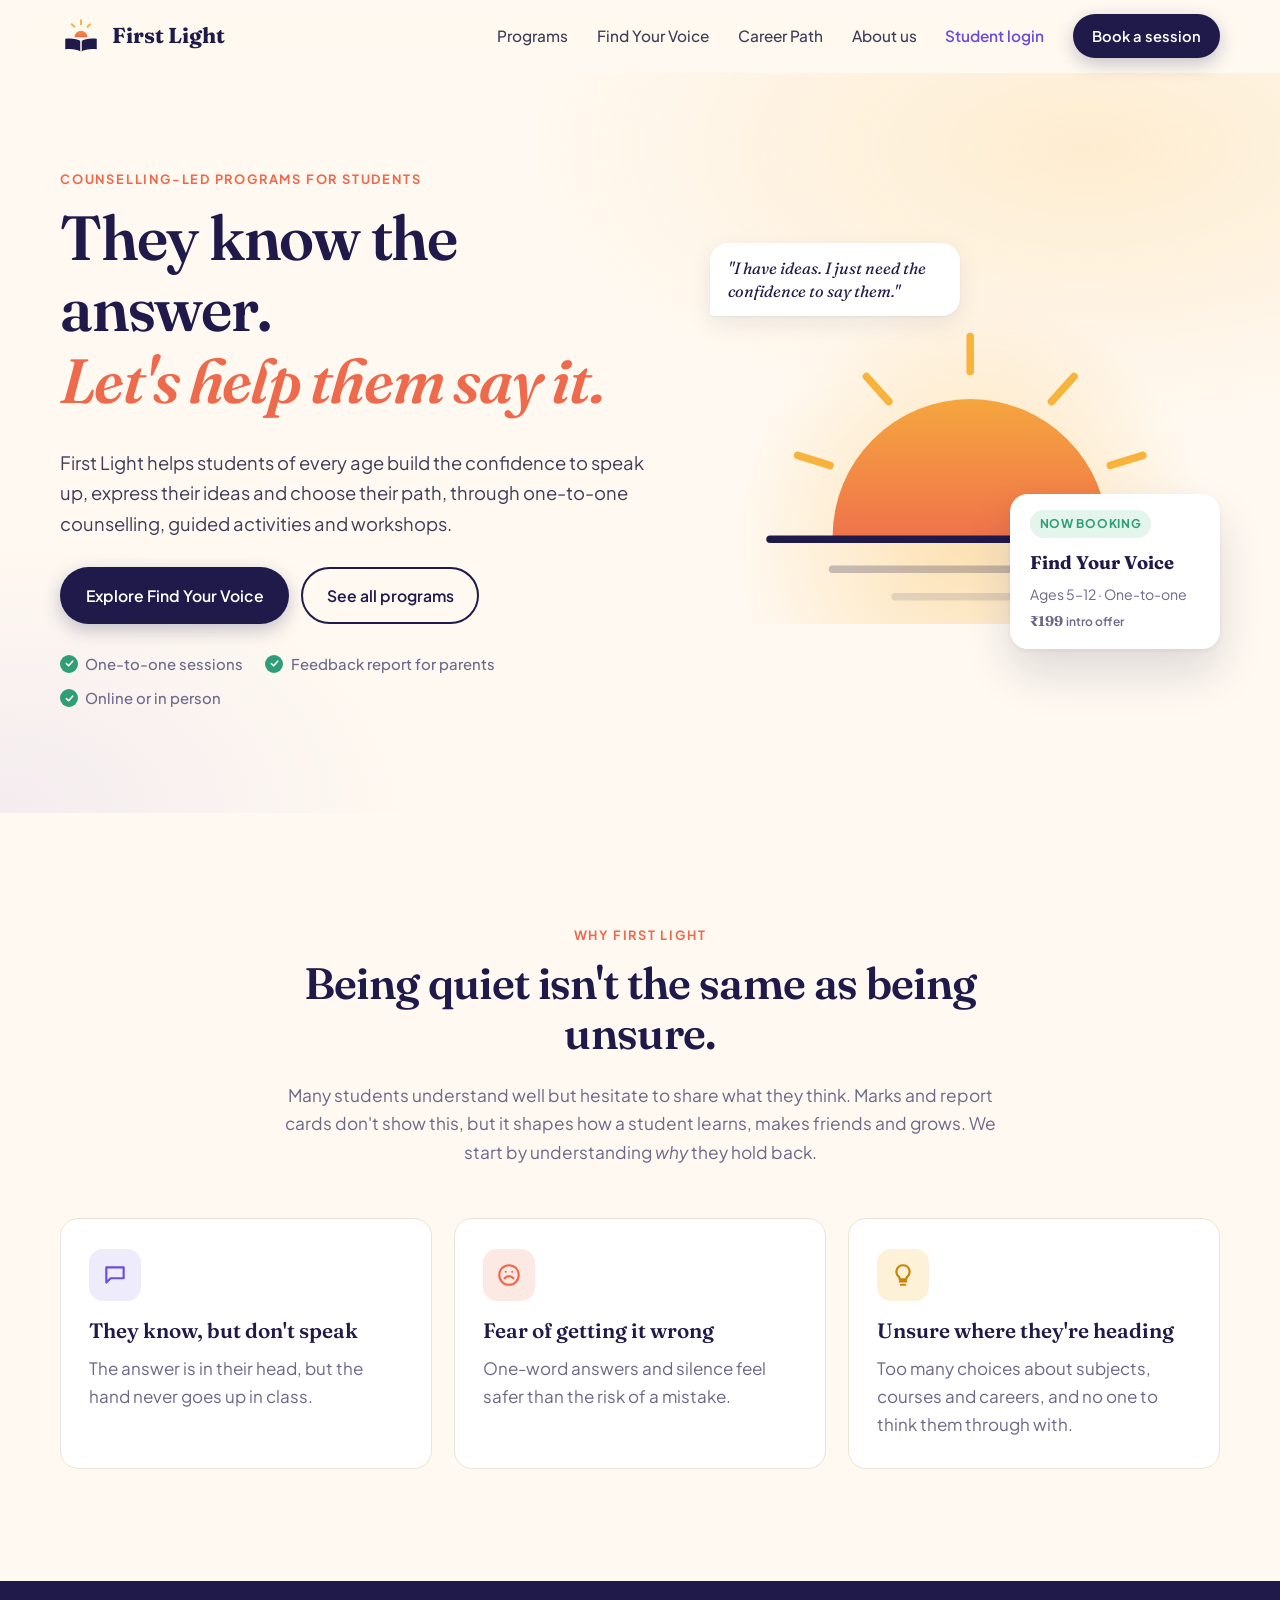
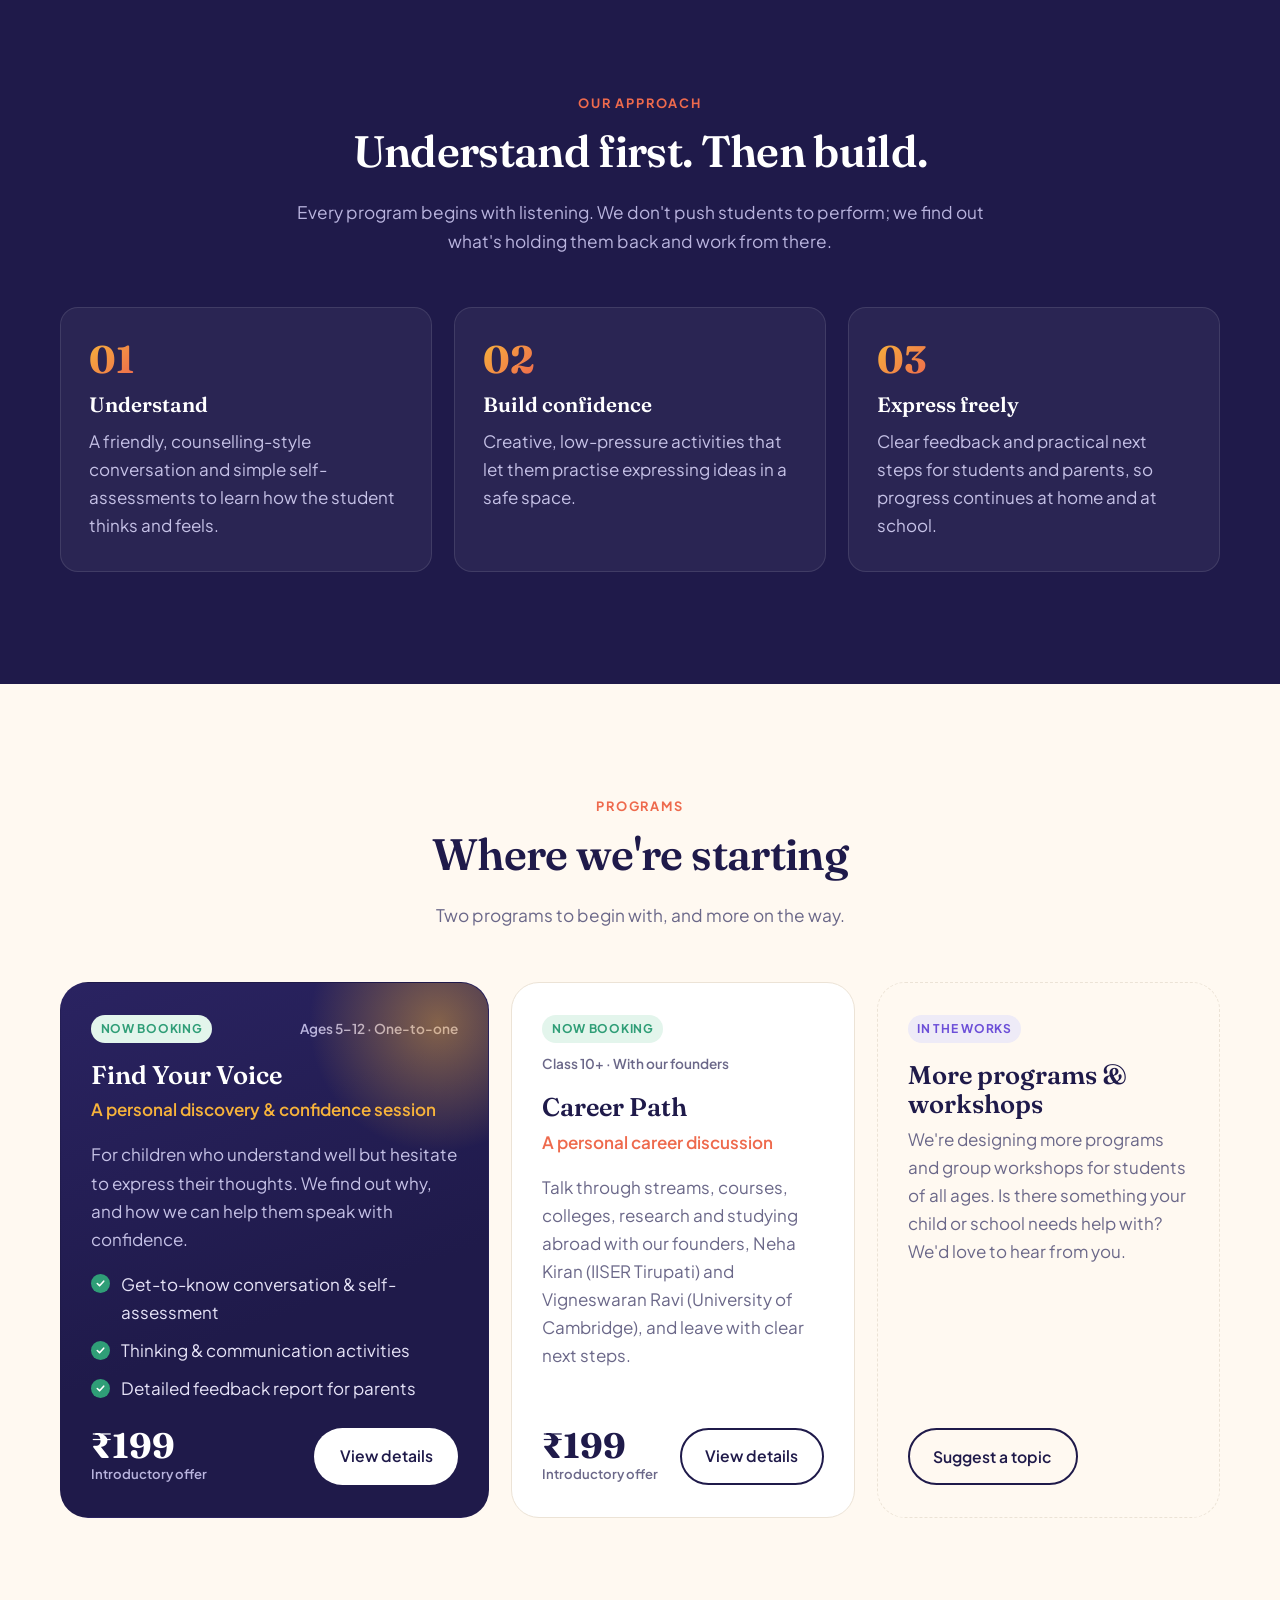
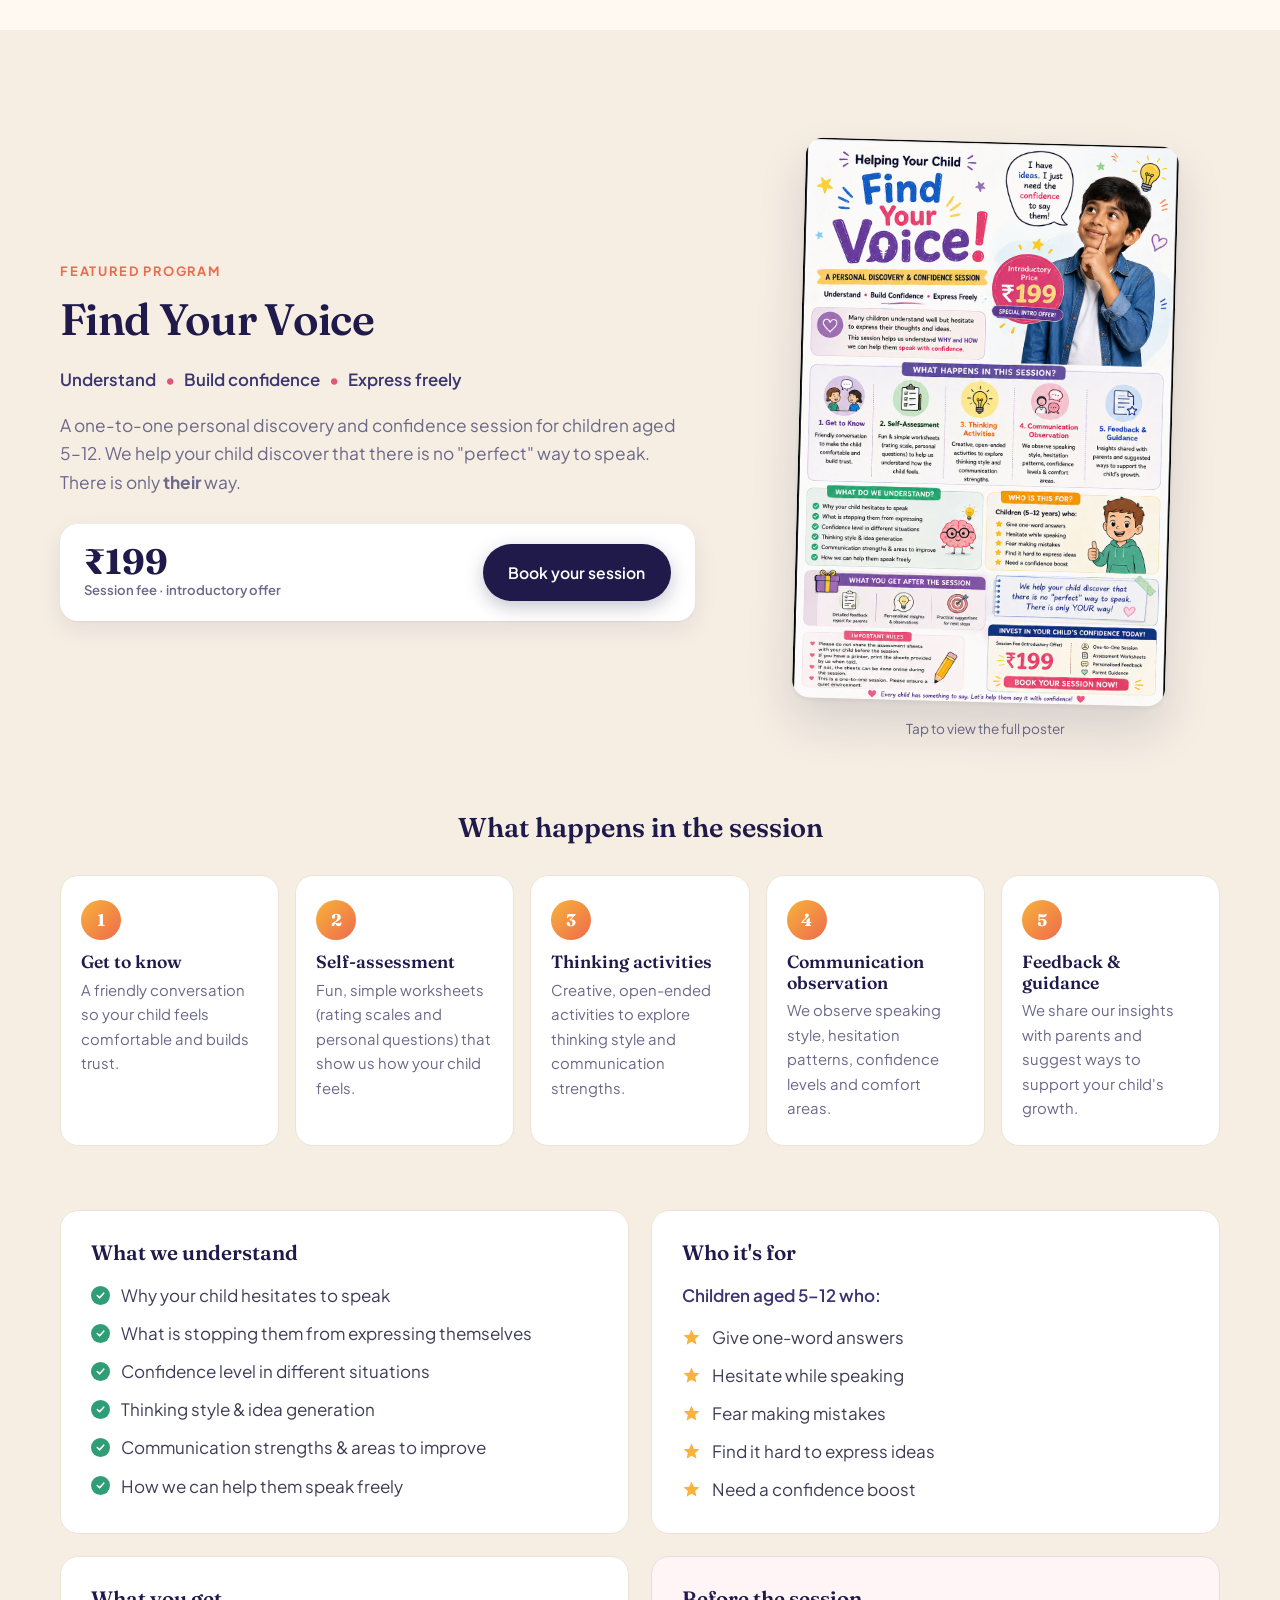
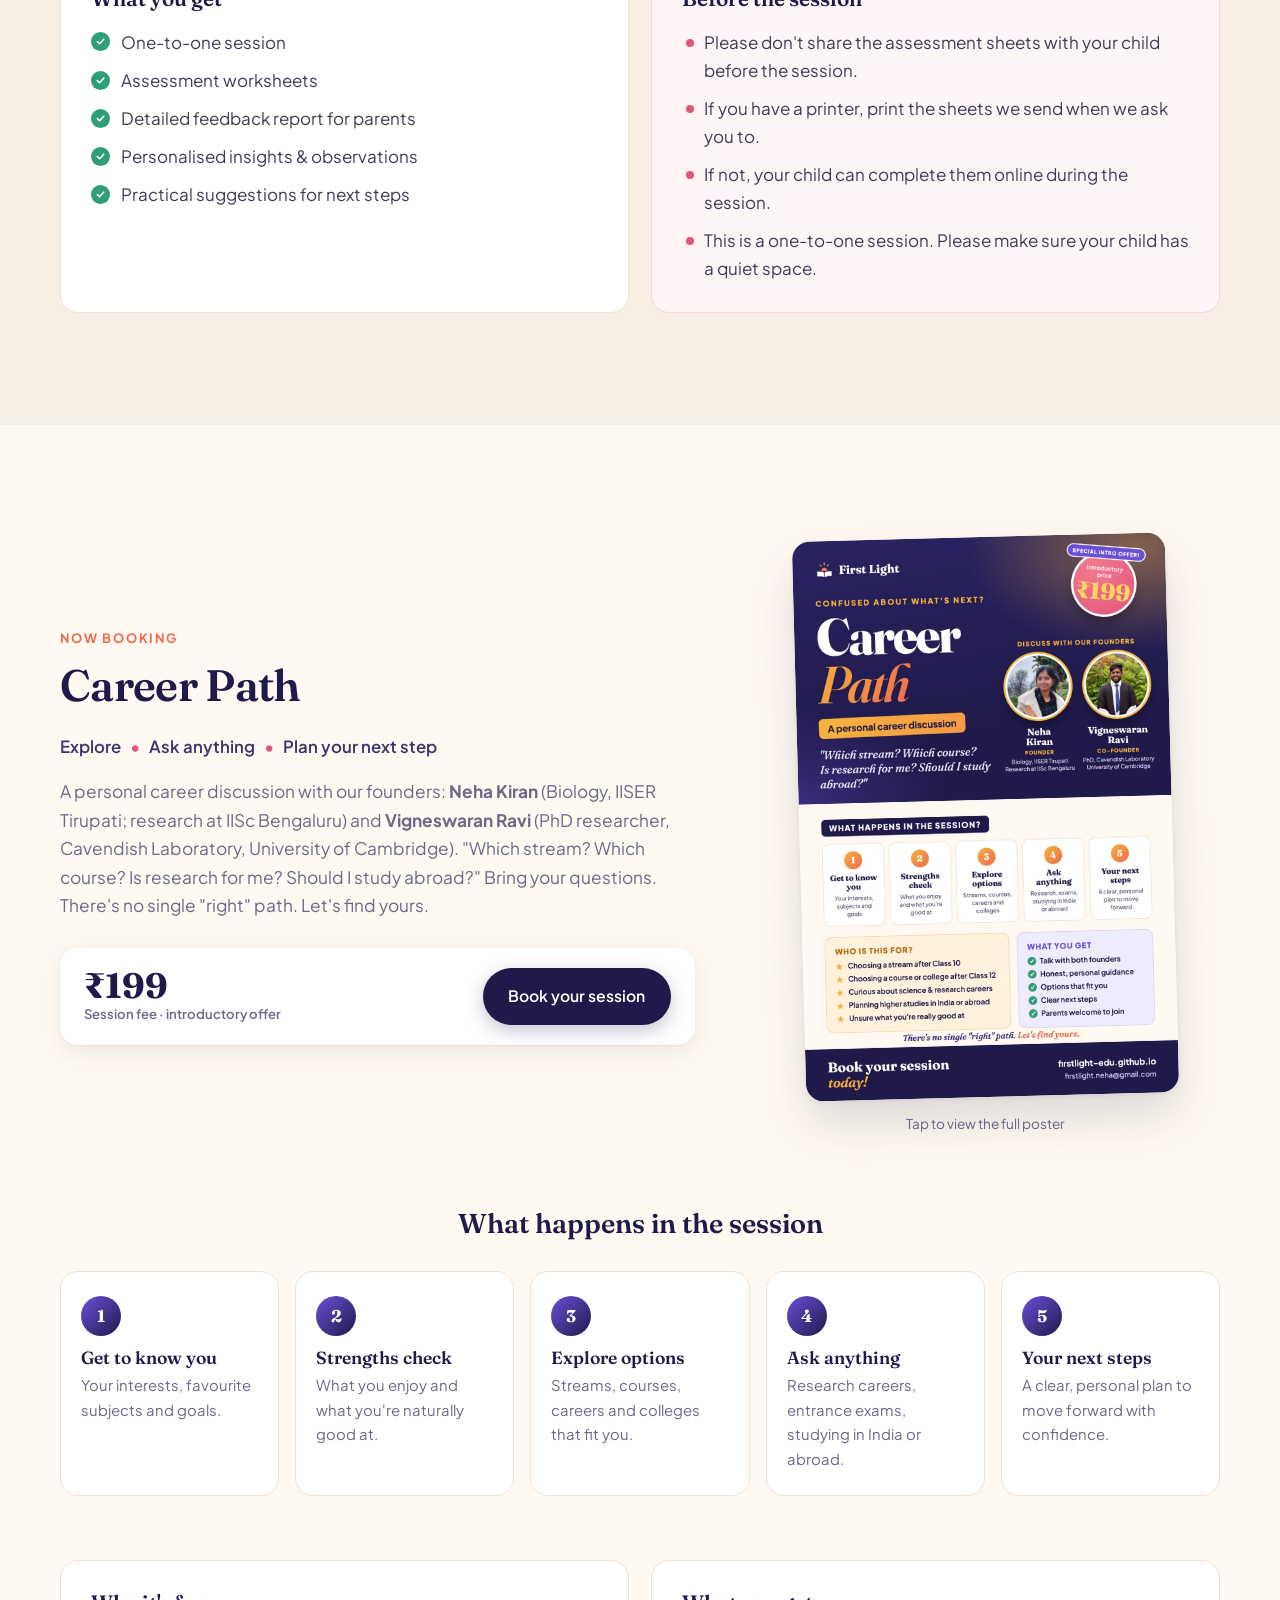
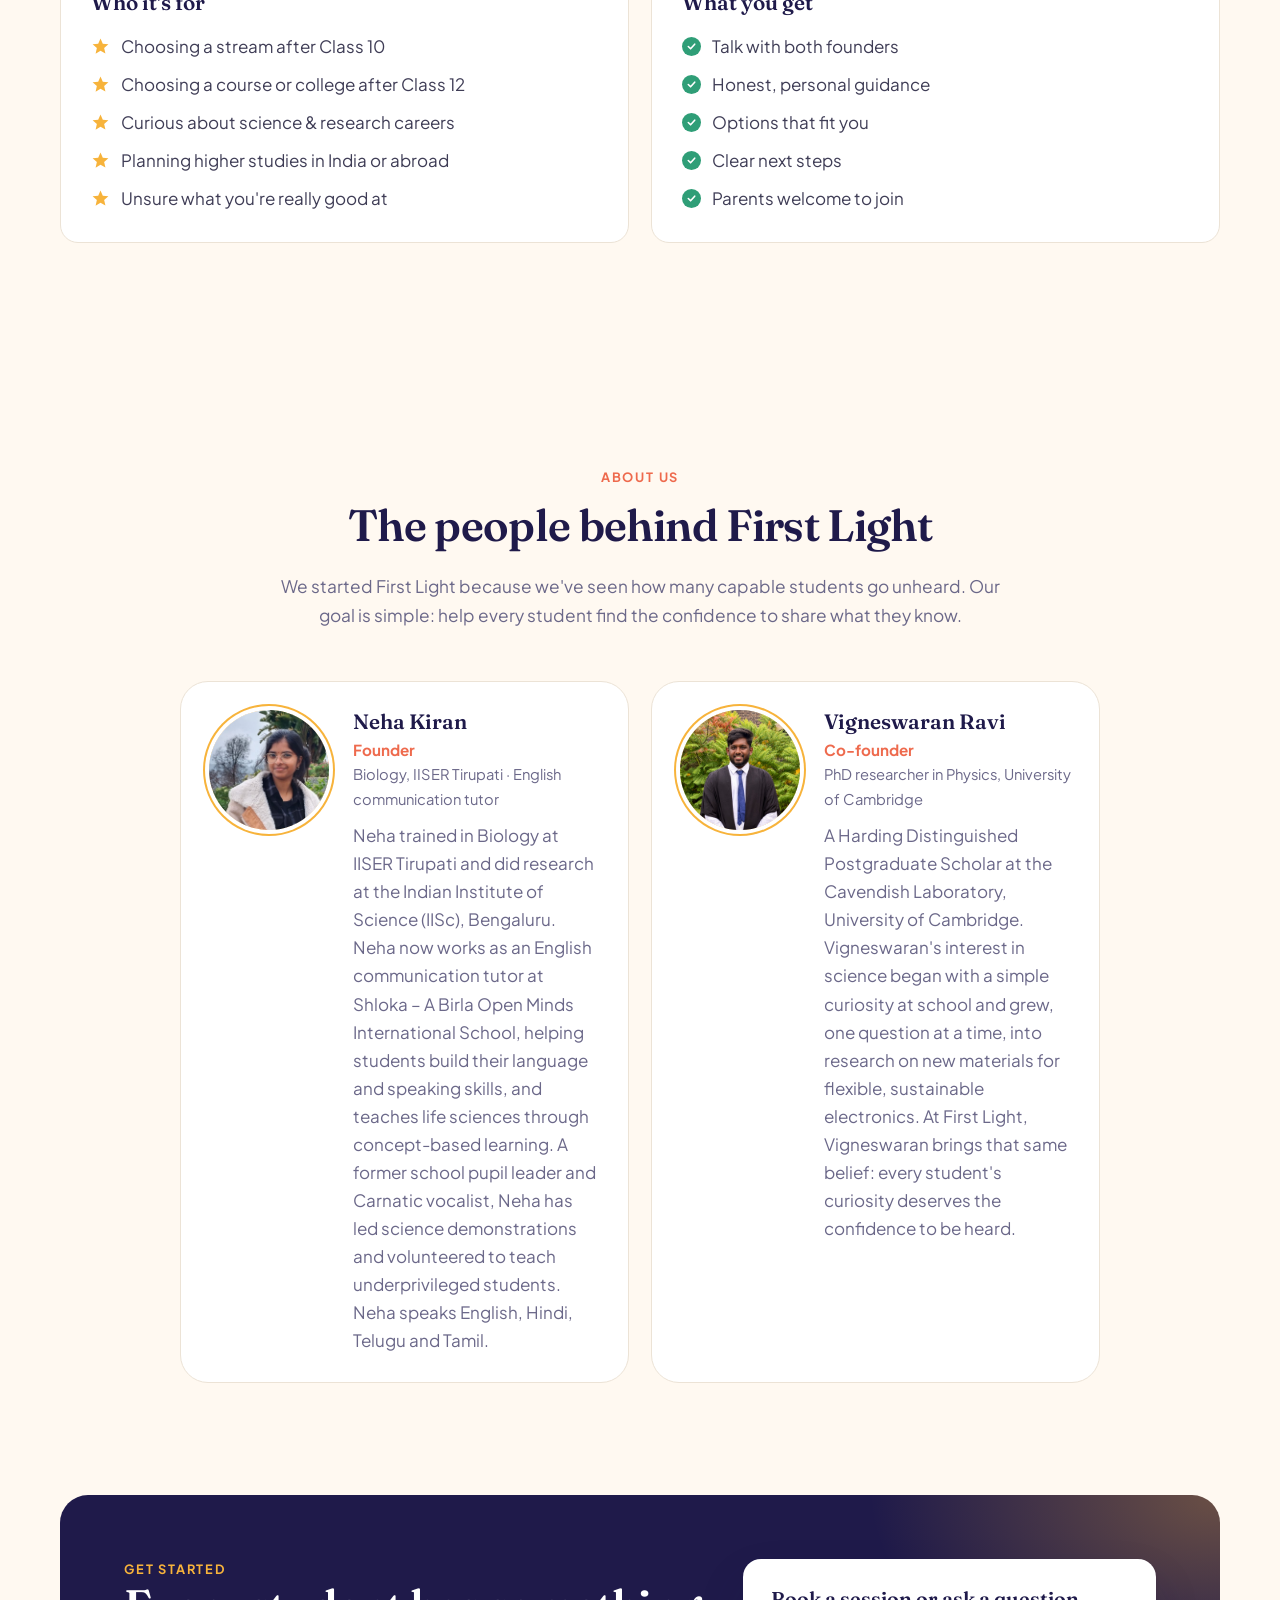
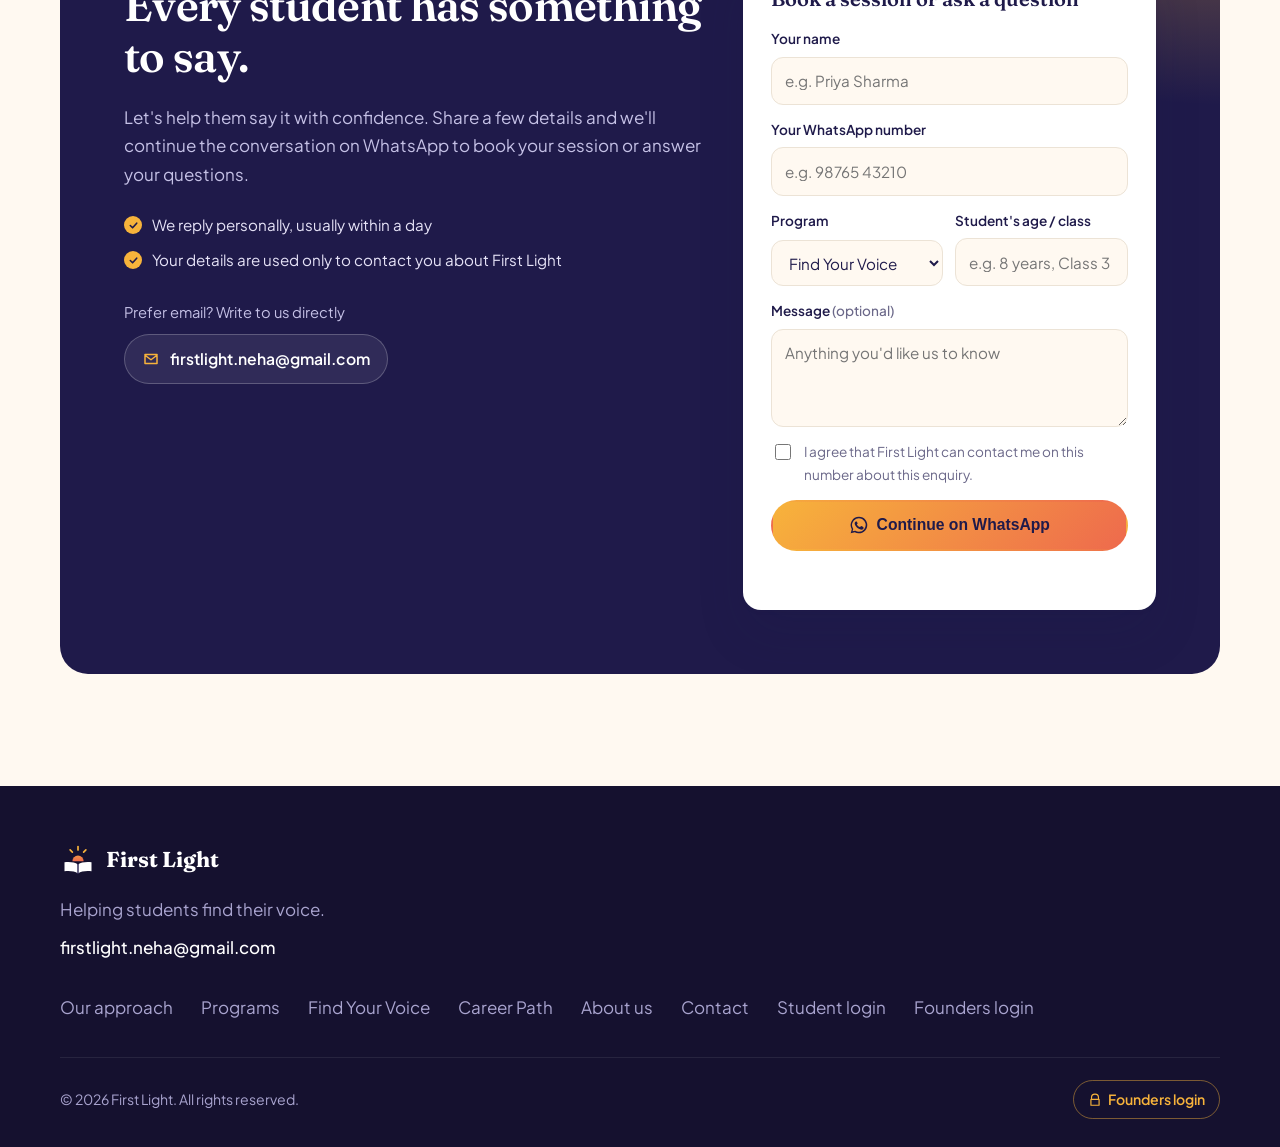
<file: index.html>
<!doctype html>
<html lang="en">
<head>
  <meta charset="utf-8">
  <meta name="viewport" content="width=device-width, initial-scale=1">
  <title>First Light — Helping students find their voice</title>
  <meta name="description" content="First Light runs counselling-led programs and workshops that help students build confidence, express themselves and find their path. Starting with Find Your Voice and Career Path.">
  <meta property="og:title" content="First Light — Helping students find their voice">
  <meta property="og:description" content="Counselling-led programs that help students build confidence, speak up and find their path.">
  <meta property="og:image" content="images/find-your-voice-poster.jpg">
  <link rel="icon" href="images/logo.svg" type="image/svg+xml">
  <link rel="preconnect" href="https://fonts.googleapis.com">
  <link rel="preconnect" href="https://fonts.gstatic.com" crossorigin>
  <link href="https://fonts.googleapis.com/css2?family=Fraunces:opsz,wght@9..144,500;9..144,600;9..144,700&family=Plus+Jakarta+Sans:wght@400;500;600;700&display=swap" rel="stylesheet">
  <link rel="stylesheet" href="style.css">
</head>
<body>

  <!-- ============ HEADER ============ -->
  <header class="site-header" id="top">
    <div class="container nav">
      <a href="#top" class="brand" aria-label="First Light home">
        <img src="images/logo.svg" alt="" width="42" height="42">
        <span>First Light</span>
      </a>
      <button class="nav-toggle" aria-label="Open menu" aria-expanded="false" aria-controls="nav-links">
        <span></span><span></span><span></span>
      </button>
      <nav id="nav-links" class="nav-links">
        <a href="#programs">Programs</a>
        <a href="#find-your-voice">Find Your Voice</a>
        <a href="#career-path">Career Path</a>
        <a href="#team">About us</a>
        <a href="student.html" class="nav-student">Student login</a>
        <a href="#contact" class="btn btn-small btn-primary">Book a session</a>
      </nav>
    </div>
  </header>

  <main>

    <!-- ============ HERO ============ -->
    <section class="hero">
      <div class="container hero-grid">
        <div class="hero-copy reveal">
          <p class="eyebrow">Counselling-led programs for students</p>
          <h1>They know the answer.<br><em>Let's help them say it.</em></h1>
          <p class="lead">
            First Light helps students of every age build the confidence to speak up,
            express their ideas and choose their path, through one-to-one counselling,
            guided activities and workshops.
          </p>
          <div class="hero-actions">
            <a href="#find-your-voice" class="btn btn-primary">Explore Find Your Voice</a>
            <a href="#programs" class="btn btn-ghost">See all programs</a>
          </div>
          <ul class="hero-points">
            <li>One-to-one sessions</li>
            <li>Feedback report for parents</li>
            <li>Online or in person</li>
          </ul>
        </div>

        <div class="hero-visual reveal" aria-hidden="true">
          <svg class="sunrise" viewBox="0 0 400 300" fill="none">
            <defs>
              <linearGradient id="heroSun" x1="200" y1="90" x2="200" y2="250" gradientUnits="userSpaceOnUse">
                <stop offset="0" stop-color="#F7B33B"/>
                <stop offset="1" stop-color="#EE6A4D"/>
              </linearGradient>
              <radialGradient id="glow" cx="200" cy="230" r="190" gradientUnits="userSpaceOnUse">
                <stop offset="0" stop-color="#F7B33B" stop-opacity=".35"/>
                <stop offset="1" stop-color="#F7B33B" stop-opacity="0"/>
              </radialGradient>
            </defs>
            <circle cx="200" cy="230" r="190" fill="url(#glow)"/>
            <path d="M90 230a110 110 0 0 1 220 0Z" fill="url(#heroSun)"/>
            <g class="rays" stroke="#F7B33B" stroke-width="6" stroke-linecap="round">
              <path d="M200 70v28"/>
              <path d="M117 102l18 20"/>
              <path d="M283 102l-18 20"/>
              <path d="M62 165l26 8"/>
              <path d="M338 165l-26 8"/>
            </g>
            <path d="M40 232h320" stroke="#1F1A4A" stroke-width="6" stroke-linecap="round"/>
            <path d="M90 256h220" stroke="#1F1A4A" stroke-opacity=".25" stroke-width="6" stroke-linecap="round"/>
            <path d="M140 278h120" stroke="#1F1A4A" stroke-opacity=".12" stroke-width="6" stroke-linecap="round"/>
          </svg>

          <div class="bubble bubble-1">"I have ideas. I just need the confidence to say them."</div>
          <div class="float-card">
            <span class="tag tag-live">Now booking</span>
            <strong>Find Your Voice</strong>
            <span>Ages 5–12 · One-to-one</span>
            <span class="price">₹199 <small>intro offer</small></span>
          </div>
        </div>
      </div>
    </section>

    <!-- ============ WHY ============ -->
    <section class="section why">
      <div class="container">
        <div class="section-head reveal">
          <p class="eyebrow">Why First Light</p>
          <h2>Being quiet isn't the same as being unsure.</h2>
          <p class="section-sub">
            Many students understand well but hesitate to share what they think.
            Marks and report cards don't show this, but it shapes how a student learns,
            makes friends and grows. We start by understanding <em>why</em> they hold back.
          </p>
        </div>
        <div class="cards-3">
          <article class="card reveal">
            <div class="icon-circle ic-violet">
              <svg viewBox="0 0 24 24"><path d="M4 5h16v10H8l-4 4z"/></svg>
            </div>
            <h3>They know, but don't speak</h3>
            <p>The answer is in their head, but the hand never goes up in class.</p>
          </article>
          <article class="card reveal">
            <div class="icon-circle ic-coral">
              <svg viewBox="0 0 24 24"><path d="M12 3a9 9 0 1 0 0 18 9 9 0 0 0 0-18zM8 15s1.5-2 4-2 4 2 4 2M9 9h.01M15 9h.01"/></svg>
            </div>
            <h3>Fear of getting it wrong</h3>
            <p>One-word answers and silence feel safer than the risk of a mistake.</p>
          </article>
          <article class="card reveal">
            <div class="icon-circle ic-amber">
              <svg viewBox="0 0 24 24"><path d="M9 18h6M10 21h4M12 3a6 6 0 0 0-4 10.5c.7.7 1 1.5 1 2.5h6c0-1 .3-1.8 1-2.5A6 6 0 0 0 12 3z"/></svg>
            </div>
            <h3>Unsure where they're heading</h3>
            <p>Too many choices about subjects, courses and careers, and no one to think them through with.</p>
          </article>
        </div>
      </div>
    </section>

    <!-- ============ APPROACH ============ -->
    <section class="section approach" id="approach">
      <div class="container">
        <div class="section-head reveal">
          <p class="eyebrow">Our approach</p>
          <h2>Understand first. Then build.</h2>
          <p class="section-sub">
            Every program begins with listening. We don't push students to perform;
            we find out what's holding them back and work from there.
          </p>
        </div>
        <ol class="steps">
          <li class="step reveal">
            <span class="step-num">01</span>
            <h3>Understand</h3>
            <p>A friendly, counselling-style conversation and simple self-assessments to learn how the student thinks and feels.</p>
          </li>
          <li class="step reveal">
            <span class="step-num">02</span>
            <h3>Build confidence</h3>
            <p>Creative, low-pressure activities that let them practise expressing ideas in a safe space.</p>
          </li>
          <li class="step reveal">
            <span class="step-num">03</span>
            <h3>Express freely</h3>
            <p>Clear feedback and practical next steps for students and parents, so progress continues at home and at school.</p>
          </li>
        </ol>
      </div>
    </section>

    <!-- ============ PROGRAMS ============ -->
    <section class="section programs" id="programs">
      <div class="container">
        <div class="section-head reveal">
          <p class="eyebrow">Programs</p>
          <h2>Where we're starting</h2>
          <p class="section-sub">Two programs to begin with, and more on the way.</p>
        </div>

        <div class="program-grid">
          <article class="program program-featured reveal">
            <div class="program-top">
              <span class="tag tag-live">Now booking</span>
              <span class="program-meta">Ages 5–12 · One-to-one</span>
            </div>
            <h3>Find Your Voice</h3>
            <p class="program-sub">A personal discovery &amp; confidence session</p>
            <p>For children who understand well but hesitate to express their thoughts. We find out why, and how we can help them speak with confidence.</p>
            <ul class="checklist">
              <li>Get-to-know conversation &amp; self-assessment</li>
              <li>Thinking &amp; communication activities</li>
              <li>Detailed feedback report for parents</li>
            </ul>
            <div class="program-foot">
              <div class="price-block">
                <span class="price-big">₹199</span>
                <span class="price-note">Introductory offer</span>
              </div>
              <a href="#find-your-voice" class="btn btn-light">View details</a>
            </div>
          </article>

          <article class="program reveal">
            <div class="program-top">
              <span class="tag tag-live">Now booking</span>
              <span class="program-meta">Class 10+ · With our founders</span>
            </div>
            <h3>Career Path</h3>
            <p class="program-sub">A personal career discussion</p>
            <p>Talk through streams, courses, colleges, research and studying abroad with our founders, Neha Kiran (IISER Tirupati) and Vigneswaran Ravi (University of Cambridge), and leave with clear next steps.</p>
            <div class="program-foot">
              <div class="price-block">
                <span class="price-big dark">₹199</span>
                <span class="price-note">Introductory offer</span>
              </div>
              <a href="#career-path" class="btn btn-ghost">View details</a>
            </div>
          </article>

          <article class="program program-more reveal">
            <div class="program-top">
              <span class="tag tag-muted">In the works</span>
            </div>
            <h3>More programs &amp; workshops</h3>
            <p>We're designing more programs and group workshops for students of all ages. Is there something your child or school needs help with? We'd love to hear from you.</p>
            <div class="program-foot">
              <a href="#contact" class="btn btn-ghost">Suggest a topic</a>
            </div>
          </article>
        </div>
      </div>
    </section>

    <!-- ============ FIND YOUR VOICE DETAIL ============ -->
    <section class="section fyv" id="find-your-voice">
      <div class="container">
        <div class="fyv-intro">
          <div class="reveal">
            <p class="eyebrow">Featured program</p>
            <h2>Find Your Voice</h2>
            <p class="fyv-tagline">Understand <span>•</span> Build confidence <span>•</span> Express freely</p>
            <p class="section-sub left">
              A one-to-one personal discovery and confidence session for children aged 5–12.
              We help your child discover that there is no "perfect" way to speak.
              There is only <strong>their</strong> way.
            </p>
            <div class="fyv-price">
              <div>
                <span class="price-big dark">₹199</span>
                <span class="price-note">Session fee · introductory offer</span>
              </div>
              <a href="#contact" class="btn btn-primary js-pick-program" data-program="Find Your Voice">Book your session</a>
            </div>
          </div>
          <figure class="poster reveal">
            <a href="images/find-your-voice-poster.jpg" target="_blank" rel="noopener">
              <img src="images/find-your-voice-poster.jpg" alt="Find Your Voice program poster: a personal discovery and confidence session for children aged 5 to 12, introductory price ₹199." loading="lazy">
            </a>
            <figcaption>Tap to view the full poster</figcaption>
          </figure>
        </div>

        <h3 class="sub-title reveal">What happens in the session</h3>
        <ol class="timeline">
          <li class="reveal"><span>1</span><div><h4>Get to know</h4><p>A friendly conversation so your child feels comfortable and builds trust.</p></div></li>
          <li class="reveal"><span>2</span><div><h4>Self-assessment</h4><p>Fun, simple worksheets (rating scales and personal questions) that show us how your child feels.</p></div></li>
          <li class="reveal"><span>3</span><div><h4>Thinking activities</h4><p>Creative, open-ended activities to explore thinking style and communication strengths.</p></div></li>
          <li class="reveal"><span>4</span><div><h4>Communication observation</h4><p>We observe speaking style, hesitation patterns, confidence levels and comfort areas.</p></div></li>
          <li class="reveal"><span>5</span><div><h4>Feedback &amp; guidance</h4><p>We share our insights with parents and suggest ways to support your child's growth.</p></div></li>
        </ol>

        <div class="fyv-grid">
          <div class="panel reveal">
            <h3>What we understand</h3>
            <ul class="checklist">
              <li>Why your child hesitates to speak</li>
              <li>What is stopping them from expressing themselves</li>
              <li>Confidence level in different situations</li>
              <li>Thinking style &amp; idea generation</li>
              <li>Communication strengths &amp; areas to improve</li>
              <li>How we can help them speak freely</li>
            </ul>
          </div>
          <div class="panel reveal">
            <h3>Who it's for</h3>
            <p class="panel-sub">Children aged 5–12 who:</p>
            <ul class="checklist star">
              <li>Give one-word answers</li>
              <li>Hesitate while speaking</li>
              <li>Fear making mistakes</li>
              <li>Find it hard to express ideas</li>
              <li>Need a confidence boost</li>
            </ul>
          </div>
          <div class="panel reveal">
            <h3>What you get</h3>
            <ul class="checklist">
              <li>One-to-one session</li>
              <li>Assessment worksheets</li>
              <li>Detailed feedback report for parents</li>
              <li>Personalised insights &amp; observations</li>
              <li>Practical suggestions for next steps</li>
            </ul>
          </div>
          <div class="panel panel-note reveal">
            <h3>Before the session</h3>
            <ul class="plain">
              <li>Please don't share the assessment sheets with your child before the session.</li>
              <li>If you have a printer, print the sheets we send when we ask you to.</li>
              <li>If not, your child can complete them online during the session.</li>
              <li>This is a one-to-one session. Please make sure your child has a quiet space.</li>
            </ul>
          </div>
        </div>
      </div>
    </section>

    <!-- ============ CAREER PATH DETAIL ============ -->
    <section class="section career" id="career-path">
      <div class="container">
        <div class="fyv-intro">
          <div class="reveal">
            <p class="eyebrow">Now booking</p>
            <h2>Career Path</h2>
            <p class="fyv-tagline">Explore <span>•</span> Ask anything <span>•</span> Plan your next step</p>
            <p class="section-sub left">
              A personal career discussion with our founders:
              <strong>Neha Kiran</strong> (Biology, IISER Tirupati; research at IISc Bengaluru) and
              <strong>Vigneswaran Ravi</strong> (PhD researcher, Cavendish Laboratory, University of Cambridge).
              "Which stream? Which course? Is research for me? Should I study abroad?"
              Bring your questions. There's no single "right" path. Let's find yours.
            </p>
            <div class="fyv-price">
              <div>
                <span class="price-big dark">₹199</span>
                <span class="price-note">Session fee · introductory offer</span>
              </div>
              <a href="#contact" class="btn btn-primary js-pick-program" data-program="Career Path">Book your session</a>
            </div>
          </div>
          <figure class="poster reveal">
            <a href="images/career-path-poster.jpg" target="_blank" rel="noopener">
              <img src="images/career-path-poster.jpg" alt="Career Path poster: a personal career discussion with founders Neha Kiran and Vigneswaran Ravi, introductory price ₹199." loading="lazy">
            </a>
            <figcaption>Tap to view the full poster</figcaption>
          </figure>
        </div>

        <h3 class="sub-title reveal">What happens in the session</h3>
        <ol class="timeline">
          <li class="reveal"><span>1</span><div><h4>Get to know you</h4><p>Your interests, favourite subjects and goals.</p></div></li>
          <li class="reveal"><span>2</span><div><h4>Strengths check</h4><p>What you enjoy and what you're naturally good at.</p></div></li>
          <li class="reveal"><span>3</span><div><h4>Explore options</h4><p>Streams, courses, careers and colleges that fit you.</p></div></li>
          <li class="reveal"><span>4</span><div><h4>Ask anything</h4><p>Research careers, entrance exams, studying in India or abroad.</p></div></li>
          <li class="reveal"><span>5</span><div><h4>Your next steps</h4><p>A clear, personal plan to move forward with confidence.</p></div></li>
        </ol>

        <div class="fyv-grid">
          <div class="panel reveal">
            <h3>Who it's for</h3>
            <ul class="checklist star">
              <li>Choosing a stream after Class 10</li>
              <li>Choosing a course or college after Class 12</li>
              <li>Curious about science &amp; research careers</li>
              <li>Planning higher studies in India or abroad</li>
              <li>Unsure what you're really good at</li>
            </ul>
          </div>
          <div class="panel reveal">
            <h3>What you get</h3>
            <ul class="checklist">
              <li>Talk with both founders</li>
              <li>Honest, personal guidance</li>
              <li>Options that fit you</li>
              <li>Clear next steps</li>
              <li>Parents welcome to join</li>
            </ul>
          </div>
        </div>
      </div>
    </section>

    <!-- ============ TEAM ============ -->
    <section class="section team" id="team">
      <div class="container">
        <div class="section-head reveal">
          <p class="eyebrow">About us</p>
          <h2>The people behind First Light</h2>
          <p class="section-sub">
            We started First Light because we've seen how many capable students go unheard.
            Our goal is simple: help every student find the confidence to share what they know.
          </p>
        </div>
        <div class="team-grid">
          <article class="person reveal">
            <img class="photo" src="images/neha.jpg" alt="Neha Kiran" width="120" height="120" loading="lazy">
            <div>
              <h3>Neha Kiran</h3>
              <p class="role">Founder</p>
              <p class="affil">Biology, IISER Tirupati · English communication tutor</p>
              <p>Neha trained in Biology at IISER Tirupati and did research at the Indian Institute of Science (IISc), Bengaluru. Neha now works as an English communication tutor at Shloka – A Birla Open Minds International School, helping students build their language and speaking skills, and teaches life sciences through concept-based learning. A former school pupil leader and Carnatic vocalist, Neha has led science demonstrations and volunteered to teach underprivileged students. Neha speaks English, Hindi, Telugu and Tamil.</p>
            </div>
          </article>
          <article class="person reveal">
            <img class="photo" src="images/vigneswaran.jpg" alt="Vigneswaran Ravi" width="120" height="120" loading="lazy">
            <div>
              <h3>Vigneswaran Ravi</h3>
              <p class="role">Co-founder</p>
              <p class="affil">PhD researcher in Physics, University of Cambridge</p>
              <p>A Harding Distinguished Postgraduate Scholar at the Cavendish Laboratory, University of Cambridge. Vigneswaran's interest in science began with a simple curiosity at school and grew, one question at a time, into research on new materials for flexible, sustainable electronics. At First Light, Vigneswaran brings that same belief: every student's curiosity deserves the confidence to be heard.</p>
            </div>
          </article>
        </div>
      </div>
    </section>

    <!-- ============ CONTACT / CTA ============ -->
    <section class="section cta" id="contact">
      <div class="container">
        <div class="cta-box reveal">
          <div class="cta-copy">
            <p class="eyebrow light">Get started</p>
            <h2>Every student has something to say.</h2>
            <p>Let's help them say it with confidence. Share a few details and we'll continue the conversation on WhatsApp to book your session or answer your questions.</p>
            <ul class="cta-points">
              <li>We reply personally, usually within a day</li>
              <li>Your details are used only to contact you about First Light</li>
            </ul>
            <div class="cta-email">
              <span class="cta-email-label">Prefer email? Write to us directly</span>
              <a href="#contact" class="js-email email-chip">
                <svg viewBox="0 0 24 24" width="18" height="18" aria-hidden="true"><path fill="none" stroke="currentColor" stroke-width="2" stroke-linecap="round" stroke-linejoin="round" d="M4 6h16v12H4zM4 7l8 6 8-6"/></svg>
                <span class="js-email-text">Email us</span>
              </a>
            </div>
          </div>

          <form class="enquiry" id="enquiry-form" novalidate>
            <h3>Book a session or ask a question</h3>
            <div class="field">
              <label for="f-name">Your name</label>
              <input id="f-name" name="name" type="text" autocomplete="name" required maxlength="80" placeholder="e.g. Priya Sharma">
            </div>
            <div class="field">
              <label for="f-phone">Your WhatsApp number</label>
              <input id="f-phone" name="phone" type="tel" autocomplete="tel" inputmode="tel" required maxlength="20" placeholder="e.g. 98765 43210">
            </div>
            <div class="field-row">
              <div class="field">
                <label for="f-program">Program</label>
                <select id="f-program" name="program" required>
                  <option value="Find Your Voice">Find Your Voice</option>
                  <option value="Career Path">Career Path</option>
                  <option value="Something else">Something else</option>
                </select>
              </div>
              <div class="field">
                <label for="f-age">Student's age / class</label>
                <input id="f-age" name="student_age" type="text" maxlength="30" placeholder="e.g. 8 years, Class 3">
              </div>
            </div>
            <div class="field">
              <label for="f-msg">Message <span class="opt">(optional)</span></label>
              <textarea id="f-msg" name="message" rows="3" maxlength="600" placeholder="Anything you'd like us to know"></textarea>
            </div>
            <!-- Spam trap: real people never see or fill this -->
            <input type="text" name="_honey" class="hp" tabindex="-1" autocomplete="off" aria-hidden="true">
            <label class="consent">
              <input type="checkbox" id="f-consent" required>
              <span>I agree that First Light can contact me on this number about this enquiry.</span>
            </label>
            <button type="submit" class="btn btn-sun btn-block">
              <svg viewBox="0 0 24 24" width="20" height="20" aria-hidden="true"><path fill="currentColor" d="M12 2a10 10 0 0 0-8.6 15.1L2 22l5-1.3A10 10 0 1 0 12 2zm0 18.2c-1.6 0-3.1-.4-4.4-1.2l-.3-.2-3 .8.8-2.9-.2-.3A8.2 8.2 0 1 1 12 20.2zm4.5-6.1c-.2-.1-1.5-.7-1.7-.8-.2-.1-.4-.1-.6.1l-.8 1c-.1.2-.3.2-.5.1a6.7 6.7 0 0 1-3.3-2.9c-.2-.4.2-.4.7-1.3.1-.2 0-.3 0-.4l-.8-1.8c-.2-.5-.4-.4-.6-.4h-.5a1 1 0 0 0-.7.3c-.2.3-.9.9-.9 2.2s1 2.5 1.1 2.7c.1.2 1.9 2.9 4.6 4 1.7.7 2.4.8 3.2.6.5-.1 1.5-.6 1.7-1.2.2-.6.2-1.1.2-1.2-.1-.1-.3-.2-.5-.3z"/></svg>
              Continue on WhatsApp
            </button>
            <p class="form-status" role="status" aria-live="polite"></p>
          </form>
        </div>
      </div>
    </section>

  </main>

  <!-- ============ FOOTER ============ -->
  <footer class="site-footer">
    <div class="container footer-grid">
      <div>
        <a href="#top" class="brand light">
          <img src="images/logo-light.svg" alt="" width="36" height="36">
          <span>First Light</span>
        </a>
        <p class="footer-tag">Helping students find their voice.</p>
        <p class="footer-contact"><a href="#contact" class="js-email"><span class="js-email-text">Email us</span></a></p>
      </div>
      <nav class="footer-links" aria-label="Footer">
        <a href="#approach">Our approach</a>
        <a href="#programs">Programs</a>
        <a href="#find-your-voice">Find Your Voice</a>
        <a href="#career-path">Career Path</a>
        <a href="#team">About us</a>
        <a href="#contact">Contact</a>
        <a href="student.html">Student login</a>
        <a href="https://script.google.com/macros/s/AKfycbzOmXls6OjFczFh-tOfei57v2xFUEmcW-DqGv8DJa0KnaTDxKj3PU1sGaAFo9hY-eA/exec" target="_blank" rel="noopener nofollow">Founders login</a>
      </nav>
    </div>
    <div class="container footer-bottom">
      <p>© <span id="year">2026</span> First Light. All rights reserved.</p>
      <a class="founder-login" href="https://script.google.com/macros/s/AKfycbzOmXls6OjFczFh-tOfei57v2xFUEmcW-DqGv8DJa0KnaTDxKj3PU1sGaAFo9hY-eA/exec" target="_blank" rel="noopener nofollow">
        <svg viewBox="0 0 24 24" width="14" height="14" aria-hidden="true"><path fill="none" stroke="currentColor" stroke-width="2" stroke-linecap="round" stroke-linejoin="round" d="M6 11V8a6 6 0 0 1 12 0v3M5 11h14v10H5z"/></svg>
        Founders login
      </a>
    </div>
  </footer>

  <script src="script.js"></script>
</body>
</html>
</file>
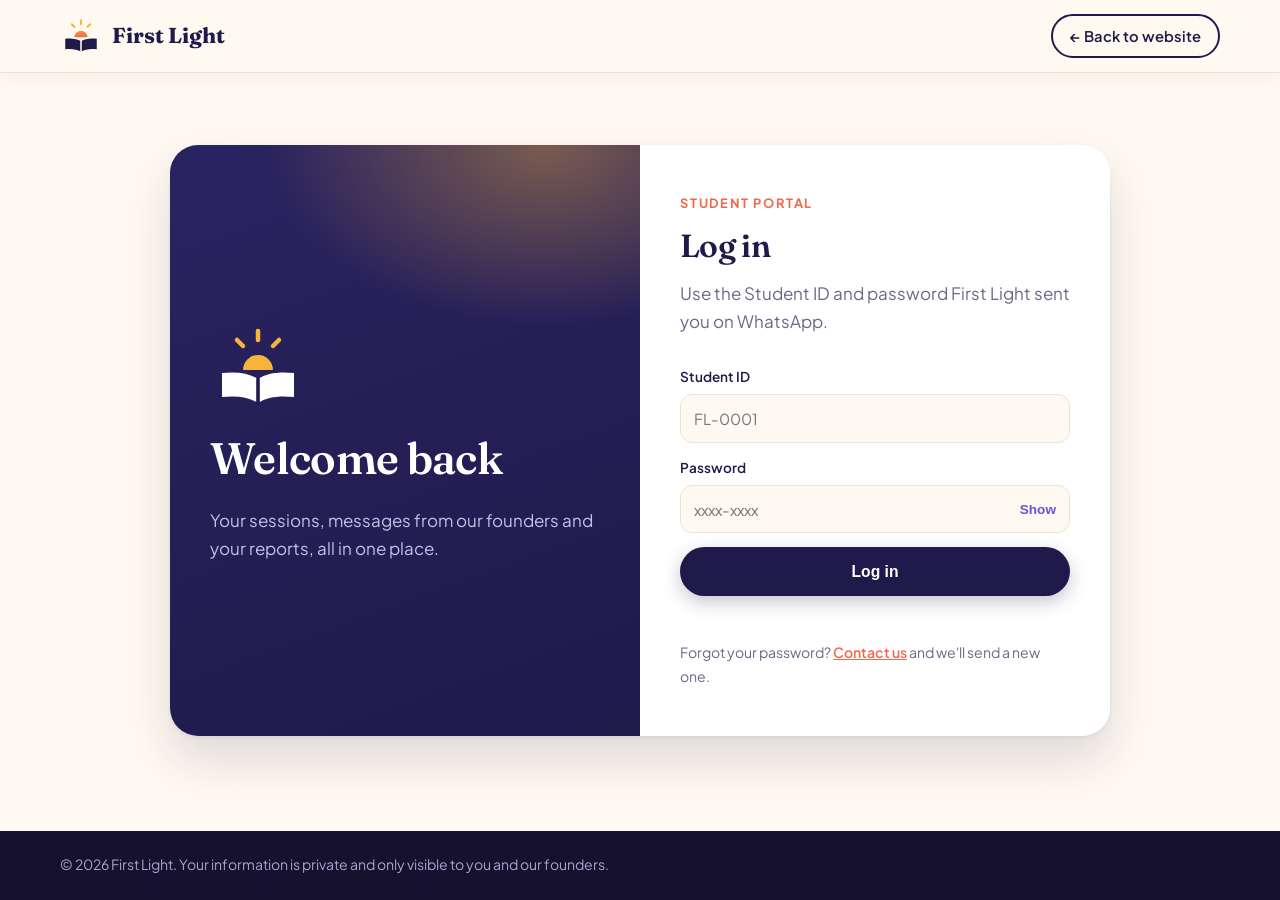
<file: student.html>
<!doctype html>
<html lang="en">
<head>
  <meta charset="utf-8">
  <meta name="viewport" content="width=device-width, initial-scale=1">
  <title>Student Portal — First Light</title>
  <meta name="description" content="First Light student portal: log in with your Student ID to see your sessions, messages and reports.">
  <meta name="robots" content="noindex">
  <link rel="icon" href="images/logo.svg" type="image/svg+xml">
  <link rel="preconnect" href="https://fonts.googleapis.com">
  <link rel="preconnect" href="https://fonts.gstatic.com" crossorigin>
  <link href="https://fonts.googleapis.com/css2?family=Fraunces:opsz,wght@9..144,500;9..144,600;9..144,700&family=Plus+Jakarta+Sans:wght@400;500;600;700&display=swap" rel="stylesheet">
  <link rel="stylesheet" href="style.css">
</head>
<body class="student-page">

  <header class="site-header scrolled">
    <div class="container nav">
      <a href="index.html" class="brand" aria-label="First Light home">
        <img src="images/logo.svg" alt="" width="42" height="42">
        <span>First Light</span>
      </a>
      <nav class="sp-nav">
        <a href="index.html" class="btn btn-small btn-ghost">← Back to website</a>
        <button class="btn btn-small btn-primary" id="logoutBtn" hidden>Log out</button>
      </nav>
    </div>
  </header>

  <main class="sp-main">

    <!-- ========== LOGIN ========== -->
    <section id="loginView" class="sp-login container">
      <div class="sp-login-art" aria-hidden="true">
        <svg viewBox="0 0 64 64" fill="none" width="96" height="96">
          <path d="M22 34a10 10 0 0 1 20 0Z" fill="#F7B33B"/>
          <g stroke="#F7B33B" stroke-width="3" stroke-linecap="round"><path d="M32 8v6"/><path d="M18 14l4 4"/><path d="M46 14l-4 4"/></g>
          <path d="M32 40c-6-4-14-5-24-4v16c10-1 18 0 24 4 6-4 14-5 24-4V36c-10-1-18 0-24 4Z" fill="#fff"/>
          <path d="M32 40v16" stroke="#1F1A4A" stroke-width="2.4" stroke-linecap="round"/>
        </svg>
        <h2>Welcome back</h2>
        <p>Your sessions, messages from our founders and your reports, all in one place.</p>
      </div>

      <form class="sp-card" id="loginForm" novalidate>
        <p class="eyebrow">Student portal</p>
        <h1>Log in</h1>
        <p class="muted-text">Use the Student ID and password First Light sent you on WhatsApp.</p>
        <div class="field">
          <label for="sid">Student ID</label>
          <input id="sid" name="id" autocomplete="username" placeholder="FL-0001" required maxlength="7" style="text-transform:uppercase">
        </div>
        <div class="field">
          <label for="spw">Password</label>
          <div class="pw-wrap">
            <input id="spw" name="password" type="password" autocomplete="current-password" placeholder="xxxx-xxxx" required maxlength="40">
            <button type="button" class="pw-toggle" id="pwToggle" aria-label="Show password">Show</button>
          </div>
        </div>
        <button class="btn btn-primary btn-block" type="submit">Log in</button>
        <p class="form-status" role="status" aria-live="polite"></p>
        <p class="sp-help">Forgot your password? <a href="index.html#contact">Contact us</a> and we'll send a new one.</p>
      </form>
    </section>

    <!-- ========== DASHBOARD ========== -->
    <section id="dashView" class="container sp-dash" hidden>
      <div class="sp-hello">
        <div class="sp-avatar" id="avatar">?</div>
        <div>
          <p class="eyebrow" id="sidLabel">FL-0000</p>
          <h1 id="hello">Hello!</h1>
          <p class="muted-text" id="progLine"></p>
        </div>
      </div>

      <div class="sp-grid">
        <div class="sp-card">
          <h3>Your program</h3>
          <dl class="sp-dl">
            <div><dt>Program</dt><dd id="dProgram">—</dd></div>
            <div><dt>Age / class</dt><dd id="dAge">—</dd></div>
            <div><dt>Session date</dt><dd id="dSession">—</dd></div>
            <div><dt>Status</dt><dd id="dStatus">—</dd></div>
          </dl>
        </div>

        <div class="sp-card">
          <h3>Reports &amp; files</h3>
          <div id="files"></div>
        </div>

        <div class="sp-card sp-wide">
          <h3>Messages from First Light</h3>
          <div id="messages"></div>
        </div>
      </div>
    </section>

    <div id="loadingView" class="sp-loading" hidden><div class="sp-spinner"></div>Loading your portal…</div>
  </main>

  <footer class="site-footer">
    <div class="container footer-bottom">
      <p>© <span id="year">2026</span> First Light. Your information is private and only visible to you and our founders.</p>
    </div>
  </footer>

  <script src="student.js"></script>
</body>
</html>
</file>
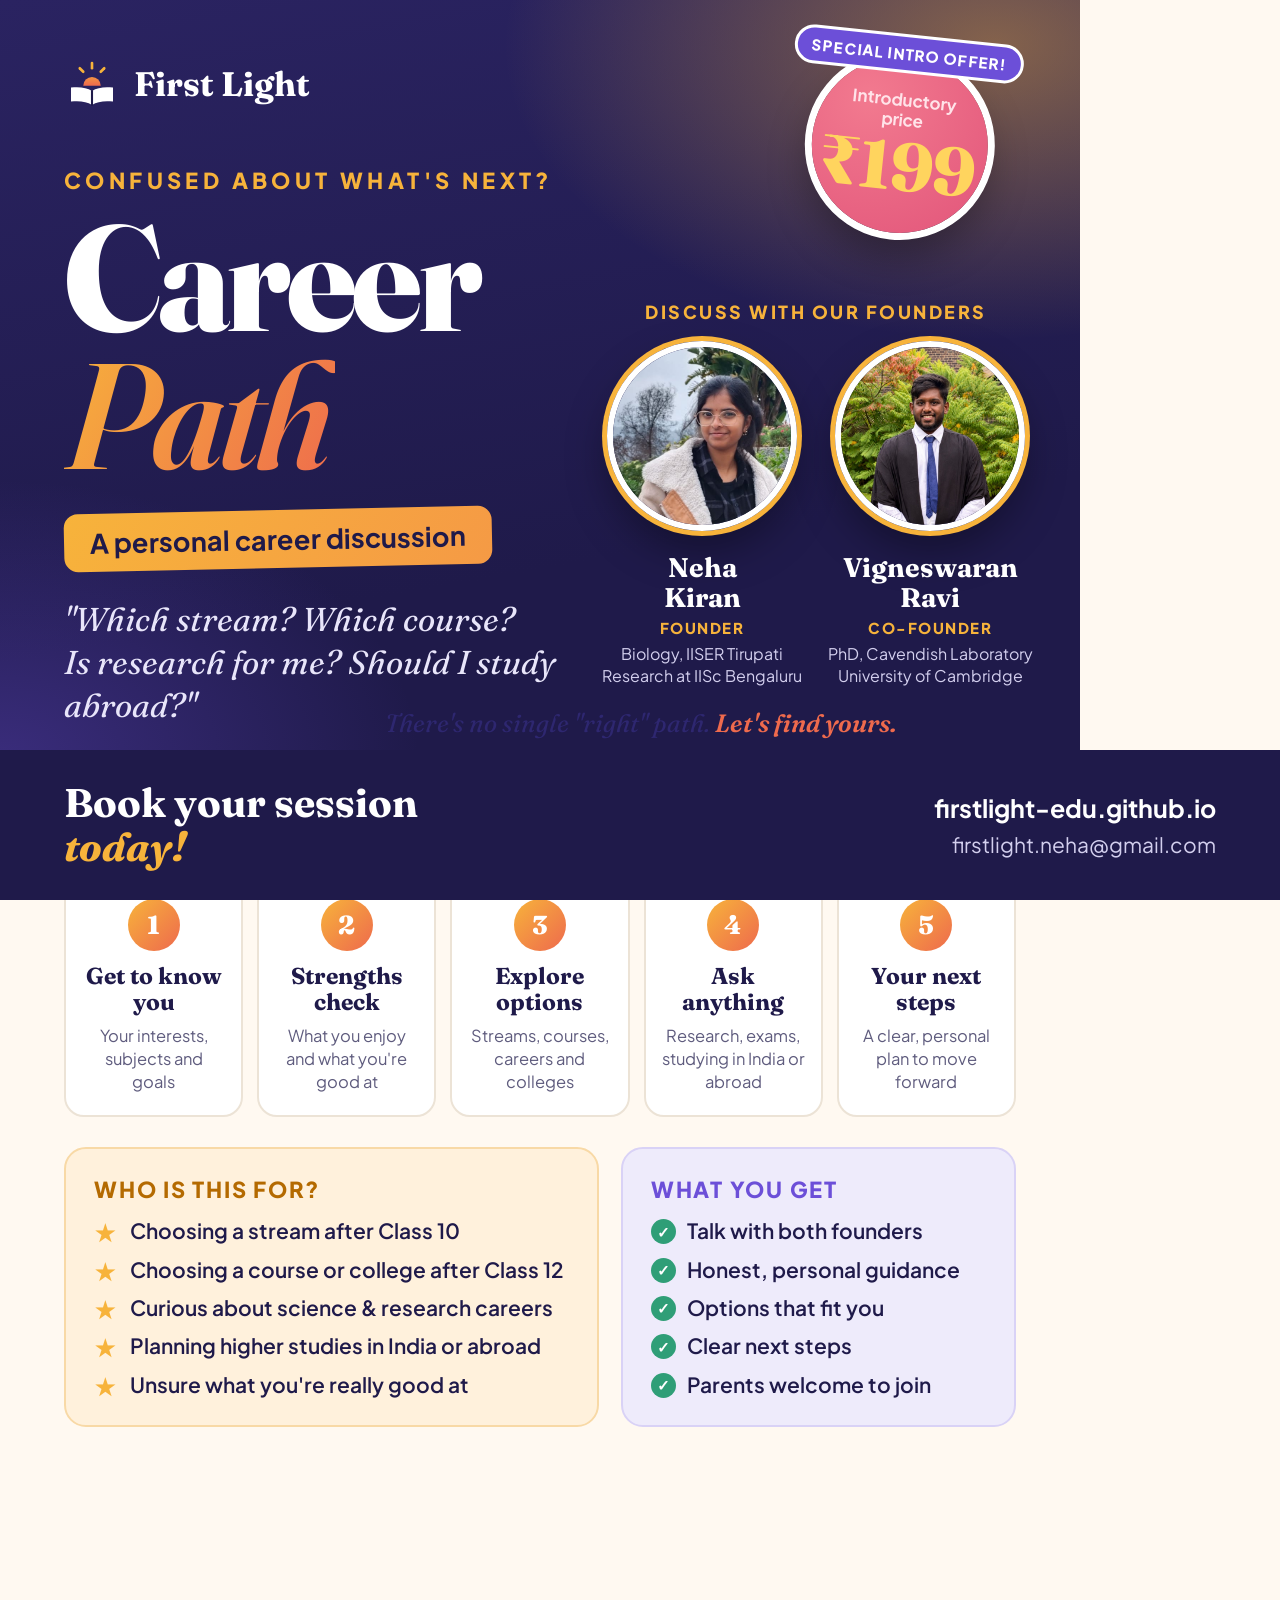
<file: posters/career-path.html>
<!doctype html>
<html lang="en">
<head>
<meta charset="utf-8">
<title>Career Path poster</title>
<link rel="preconnect" href="https://fonts.googleapis.com">
<link rel="preconnect" href="https://fonts.gstatic.com" crossorigin>
<link href="https://fonts.googleapis.com/css2?family=Fraunces:ital,opsz,wght@0,9..144,600;0,9..144,700;0,9..144,800;1,9..144,500;1,9..144,600&family=Plus+Jakarta+Sans:wght@500;600;700;800&display=swap" rel="stylesheet">
<style>
  /* Poster source. Rendered to images/career-path-poster.jpg (1080 x 1620). */
  :root { --ink:#1F1A4A; --ink2:#2E2770; --sun:#F7B33B; --coral:#EE6A4D; --rose:#E2557A; --cream:#FFF9F1; --sand:#F6EEE3; --muted:#5F5C7E; --green:#2F9E77; --violet:#6C4FD8; }
  * { box-sizing: border-box; margin: 0; padding: 0; }
  html, body { width: 1080px; height: 1620px; overflow: hidden; }
  body { font-family: "Plus Jakarta Sans", sans-serif; color: var(--ink); background: var(--cream); }

  /* ---------- Top (dark) ---------- */
  .top {
    position: relative; height: 760px; padding: 56px 64px 0;
    background:
      radial-gradient(700px 420px at 92% 6%, rgba(247,179,59,.45), transparent 70%),
      radial-gradient(600px 400px at 0% 100%, rgba(108,79,216,.35), transparent 70%),
      linear-gradient(170deg, #2A2361, var(--ink) 70%);
    color: #fff; overflow: hidden;
  }
  .brand { display: flex; align-items: center; gap: 14px; font-family: Fraunces, serif; font-weight: 700; font-size: 34px; }
  .brand img { width: 56px; height: 56px; }
  .kicker { margin-top: 54px; font-size: 22px; font-weight: 800; letter-spacing: .2em; text-transform: uppercase; color: var(--sun); }
  h1 { font-family: Fraunces, serif; font-weight: 800; font-size: 150px; line-height: .92; letter-spacing: -.03em; margin-top: 14px; }
  h1 em { font-style: italic; font-weight: 600; background: linear-gradient(120deg, var(--sun), var(--coral)); -webkit-background-clip: text; background-clip: text; color: transparent; padding-right: 8px; }
  .sub { margin-top: 26px; display: inline-block; font-size: 27px; font-weight: 700; color: var(--ink);
         background: linear-gradient(120deg, var(--sun), #F59A45); padding: 12px 26px; border-radius: 14px; transform: rotate(-1.2deg); }
  .question { margin-top: 30px; max-width: 560px; font-family: Fraunces, serif; font-style: italic; font-size: 33px; line-height: 1.3; color: #E8E5FA; }

  .people-wrap { position: absolute; right: 44px; top: 300px; width: 440px; text-align: center; }
  .people-label { font-size: 18px; font-weight: 800; letter-spacing: .14em; text-transform: uppercase; color: var(--sun); margin-bottom: 18px; }
  .people { display: grid; grid-template-columns: 1fr 1fr; gap: 16px; }
  .person .photo { width: 190px; height: 190px; border-width: 6px; box-shadow: 0 0 0 5px var(--sun), 0 20px 40px rgba(0,0,0,.35); }
  .person .pname { font-family: Fraunces, serif; font-weight: 700; font-size: 27px; line-height: 1.1; margin-top: 18px; }
  .person .prole { font-size: 15px; font-weight: 800; letter-spacing: .1em; text-transform: uppercase; color: var(--sun); margin-top: 6px; }
  .person .pcred { font-size: 16px; line-height: 1.35; color: #D3CFEE; margin-top: 6px; }
  .price-top { position: absolute; right: 64px; top: 34px; }
  .photo {
    width: 300px; height: 300px; border-radius: 50%; object-fit: cover; object-position: 50% 28%;
    border: 8px solid #fff; box-shadow: 0 0 0 6px var(--sun), 0 30px 60px rgba(0,0,0,.35); margin: 0 auto;
  }
  .with { margin-top: 22px; font-size: 18px; font-weight: 700; letter-spacing: .14em; text-transform: uppercase; color: var(--sun); }
  .name { font-family: Fraunces, serif; font-weight: 700; font-size: 38px; margin-top: 2px; }
  .cred { font-size: 19px; line-height: 1.4; color: #D3CFEE; margin-top: 6px; }

  .price {
    display: grid; justify-items: center; gap: 0; transform: rotate(6deg);
  }
  .price-badge {
    width: 176px; height: 176px; border-radius: 50%; display: grid; place-content: center; text-align: center;
    background: radial-gradient(circle at 30% 25%, #F27A8F, var(--rose)); box-shadow: 0 0 0 7px #fff, 0 20px 40px rgba(0,0,0,.35);
  }
  .price-badge small { display: block; font-size: 17px; font-weight: 700; color: #FFE3E9; line-height: 1.2; }
  .price-badge strong { display: block; font-family: Fraunces, serif; font-size: 68px; font-weight: 800; line-height: 1; color: #FFD45E; margin: 2px 0; }
  .price-pill { order: -1; margin-bottom: -16px; position: relative; z-index: 1; font-size: 15px; font-weight: 800; letter-spacing: .08em; text-transform: uppercase; color: #fff;
                background: var(--violet); padding: 7px 14px; border-radius: 999px; border: 3px solid #fff; white-space: nowrap; }

  /* ---------- Bottom (light) ---------- */
  .bottom { padding: 46px 64px 0; }
  .section-title {
    display: inline-block; font-size: 23px; font-weight: 800; letter-spacing: .1em; text-transform: uppercase; color: #fff;
    background: var(--ink); padding: 10px 22px; border-radius: 12px;
  }
  .steps { display: grid; grid-template-columns: repeat(5, 1fr); gap: 14px; margin-top: 22px; }
  .step { background: #fff; border: 2px solid #ECE3D6; border-radius: 20px; padding: 20px 16px 22px; text-align: center; }
  .step .n {
    width: 52px; height: 52px; border-radius: 50%; margin: 0 auto 12px; display: grid; place-items: center;
    font-family: Fraunces, serif; font-weight: 800; font-size: 26px; color: #fff; background: linear-gradient(135deg, var(--sun), var(--coral));
  }
  .step h3 { font-family: Fraunces, serif; font-size: 23px; line-height: 1.15; color: var(--ink); }
  .step p { font-size: 16.5px; line-height: 1.4; color: var(--muted); margin-top: 8px; }

  .cols { display: grid; grid-template-columns: 1.15fr .85fr; gap: 22px; margin-top: 30px; }
  .card { border-radius: 22px; padding: 26px 28px; }
  .card.who { background: #FFF1DC; border: 2px solid #F8D9A6; }
  .card.get { background: #EEEBFB; border: 2px solid #D9D2F6; }
  .card h2 { font-size: 22px; font-weight: 800; letter-spacing: .08em; text-transform: uppercase; margin-bottom: 14px; }
  .card.who h2 { color: #B46A00; }
  .card.get h2 { color: var(--violet); }
  .card ul { list-style: none; display: grid; gap: 10px; }
  .card li { position: relative; padding-left: 36px; font-size: 21px; font-weight: 600; line-height: 1.35; }
  .card.who li::before { content: "★"; position: absolute; left: 0; top: -1px; color: var(--sun); font-size: 25px; }
  .card.get li::before {
    content: "✓"; position: absolute; left: 0; top: 2px; width: 25px; height: 25px; border-radius: 50%;
    background: var(--green); color: #fff; font-size: 15px; font-weight: 800; display: grid; place-items: center;
  }

  .footer {
    position: absolute; left: 0; right: 0; bottom: 0; height: 150px; padding: 0 64px;
    background: var(--ink); color: #fff; display: flex; align-items: center; justify-content: space-between;
  }
  .footer .cta { font-family: Fraunces, serif; font-size: 40px; font-weight: 700; line-height: 1.1; }
  .footer .cta em { font-style: italic; color: var(--sun); }
  .footer .contact { text-align: right; font-size: 21px; line-height: 1.6; color: #D3CFEE; }
  .footer .contact strong { color: #fff; font-size: 25px; }
  .tagline { position: absolute; left: 0; right: 0; bottom: 162px; text-align: center; font-family: Fraunces, serif; font-style: italic; font-size: 25px; color: var(--ink2); }
  .tagline b { color: var(--coral); font-weight: 600; }
</style>
</head>
<body>
  <section class="top">
    <div class="brand"><img src="../images/logo-light.svg" alt=""> First Light</div>

    <p class="kicker">Confused about what's next?</p>
    <h1>Career<br><em>Path</em></h1>
    <p class="sub">A personal career discussion</p>
    <p class="question">"Which stream? Which course?<br>Is research for me? Should I study abroad?"</p>

    <div class="price-top">
      <div class="price">
        <span class="price-pill">Special intro offer!</span>
        <div class="price-badge"><small>Introductory<br>price</small><strong>₹199</strong></div>
      </div>
    </div>

    <div class="people-wrap">
      <p class="people-label">Discuss with our founders</p>
      <div class="people">
        <div class="person">
          <img class="photo" src="../images/neha.jpg" alt="">
          <p class="pname">Neha<br>Kiran</p>
          <p class="prole">Founder</p>
          <p class="pcred">Biology, IISER Tirupati<br>Research at IISc Bengaluru</p>
        </div>
        <div class="person">
          <img class="photo" src="../images/vigneswaran.jpg" alt="">
          <p class="pname">Vigneswaran<br>Ravi</p>
          <p class="prole">Co-founder</p>
          <p class="pcred">PhD, Cavendish Laboratory<br>University of Cambridge</p>
        </div>
      </div>
    </div>
  </section>

  <section class="bottom">
    <span class="section-title">What happens in the session?</span>
    <div class="steps">
      <div class="step"><div class="n">1</div><h3>Get to know you</h3><p>Your interests, subjects and goals</p></div>
      <div class="step"><div class="n">2</div><h3>Strengths check</h3><p>What you enjoy and what you're good at</p></div>
      <div class="step"><div class="n">3</div><h3>Explore options</h3><p>Streams, courses, careers and colleges</p></div>
      <div class="step"><div class="n">4</div><h3>Ask anything</h3><p>Research, exams, studying in India or abroad</p></div>
      <div class="step"><div class="n">5</div><h3>Your next steps</h3><p>A clear, personal plan to move forward</p></div>
    </div>

    <div class="cols">
      <div class="card who">
        <h2>Who is this for?</h2>
        <ul>
          <li>Choosing a stream after Class 10</li>
          <li>Choosing a course or college after Class 12</li>
          <li>Curious about science &amp; research careers</li>
          <li>Planning higher studies in India or abroad</li>
          <li>Unsure what you're really good at</li>
        </ul>
      </div>
      <div class="card get">
        <h2>What you get</h2>
        <ul>
          <li>Talk with both founders</li>
          <li>Honest, personal guidance</li>
          <li>Options that fit you</li>
          <li>Clear next steps</li>
          <li>Parents welcome to join</li>
        </ul>
      </div>
    </div>
  </section>

  <p class="tagline">There's no single "right" path. <b>Let's find yours.</b></p>

  <footer class="footer">
    <p class="cta">Book your session<br><em>today!</em></p>
    <p class="contact"><strong>firstlight-edu.github.io</strong><br>firstlight.neha@gmail.com</p>
  </footer>
</body>
</html>
</file>
<file: style.css>
/* =========================================================
   First Light — main stylesheet
   Colours: deep indigo (trust, maturity) + sunrise amber/coral (warmth, hope)
   ========================================================= */

:root {
  --ink: #1F1A4A;          /* deep indigo — headings, dark sections */
  --ink-2: #3B3570;
  --text: #3F3D56;         /* body text */
  --muted: #6B6889;
  --cream: #FFF9F1;        /* page background */
  --paper: #FFFFFF;
  --sand: #F6EEE3;         /* alt section background */
  --line: #ECE3D6;
  --sun: #F7B33B;          /* amber */
  --coral: #EE6A4D;        /* coral */
  --rose: #E2557A;
  --violet: #6C4FD8;
  --green: #2F9E77;

  --radius: 18px;
  --radius-lg: 28px;
  --shadow: 0 1px 2px rgba(31, 26, 74, .06), 0 8px 24px rgba(31, 26, 74, .08);
  --shadow-lg: 0 2px 4px rgba(31, 26, 74, .06), 0 24px 48px rgba(31, 26, 74, .14);

  --font-head: "Fraunces", Georgia, "Times New Roman", serif;
  --font-body: "Plus Jakarta Sans", system-ui, -apple-system, "Segoe UI", Roboto, sans-serif;
}

*, *::before, *::after { box-sizing: border-box; }
[hidden] { display: none !important; }

html { scroll-behavior: smooth; scroll-padding-top: 84px; }

body {
  margin: 0;
  font-family: var(--font-body);
  font-size: 17px;
  line-height: 1.65;
  color: var(--text);
  background: var(--cream);
  -webkit-font-smoothing: antialiased;
}

img { max-width: 100%; display: block; }
a { color: inherit; }

h1, h2, h3, h4 {
  font-family: var(--font-head);
  color: var(--ink);
  line-height: 1.15;
  margin: 0 0 .5em;
  font-weight: 600;
}
h1 { font-size: clamp(2.4rem, 5.2vw, 3.9rem); letter-spacing: -0.02em; }
h2 { font-size: clamp(1.9rem, 3.6vw, 2.75rem); letter-spacing: -0.015em; }
h3 { font-size: 1.3rem; }
h4 { font-size: 1.1rem; }
p { margin: 0 0 1em; }

.container { width: min(1160px, 100% - 40px); margin-inline: auto; }

/* ---------- Buttons ---------- */
.btn {
  display: inline-flex; align-items: center; justify-content: center;
  gap: .5em;
  padding: .85em 1.5em;
  border-radius: 999px;
  font-weight: 600;
  font-size: .98rem;
  text-decoration: none;
  border: 2px solid transparent;
  transition: transform .15s ease, box-shadow .2s ease, background .2s ease, color .2s ease;
  cursor: pointer;
  white-space: nowrap;
}
.btn:hover { transform: translateY(-2px); }
.btn:focus-visible { outline: 3px solid var(--sun); outline-offset: 3px; }
.btn-small { padding: .55em 1.15em; font-size: .92rem; }
.btn-primary { background: var(--ink); color: #fff; box-shadow: 0 6px 18px rgba(31, 26, 74, .25); }
.btn-primary:hover { background: var(--ink-2); }
.btn-ghost { border-color: var(--ink); color: var(--ink); }
.btn-ghost:hover { background: var(--ink); color: #fff; }
.btn-light { background: #fff; color: var(--ink); }
.btn-sun { background: linear-gradient(135deg, var(--sun), var(--coral)); color: var(--ink); }
.btn-outline-light { border-color: rgba(255,255,255,.6); color: #fff; }
.btn-outline-light:hover { background: #fff; color: var(--ink); }

/* ---------- Tags & eyebrows ---------- */
.eyebrow {
  font-size: .8rem; font-weight: 700; letter-spacing: .14em; text-transform: uppercase;
  color: var(--coral); margin-bottom: .9em;
}
.eyebrow.light { color: var(--sun); }
.tag {
  display: inline-block; font-size: .75rem; font-weight: 700; letter-spacing: .06em;
  text-transform: uppercase; padding: .35em .8em; border-radius: 999px;
}
.tag-live { background: #E3F5EC; color: var(--green); }
.tag-soon { background: #FDEFD6; color: #A86A06; }
.tag-muted { background: #EEEBF7; color: var(--violet); }

/* ---------- Header ---------- */
.site-header {
  position: sticky; top: 0; z-index: 50;
  background: rgba(255, 249, 241, .85);
  backdrop-filter: saturate(160%) blur(12px);
  -webkit-backdrop-filter: saturate(160%) blur(12px);
  border-bottom: 1px solid transparent;
  transition: border-color .2s ease, box-shadow .2s ease;
}
.site-header.scrolled { border-bottom-color: var(--line); box-shadow: 0 4px 20px rgba(31, 26, 74, .05); }
.nav { display: flex; align-items: center; justify-content: space-between; height: 72px; }
.brand {
  display: inline-flex; align-items: center; gap: .6rem; text-decoration: none;
  font-family: var(--font-head); font-weight: 700; font-size: 1.35rem; color: var(--ink);
}
.brand.light { color: #fff; }
.nav-links { display: flex; align-items: center; gap: 1.8rem; }
.nav-links a:not(.btn) {
  text-decoration: none; font-weight: 500; font-size: .96rem; color: var(--text);
  position: relative;
}
.nav-links a:not(.btn)::after {
  content: ""; position: absolute; left: 0; right: 0; bottom: -4px; height: 2px;
  background: var(--coral); transform: scaleX(0); transition: transform .2s ease; transform-origin: left;
}
.nav-links a:not(.btn):hover::after { transform: scaleX(1); }

.nav-toggle {
  display: none; background: none; border: 0; padding: 10px; cursor: pointer;
  flex-direction: column; gap: 5px;
}
.nav-toggle span { display: block; width: 24px; height: 2px; background: var(--ink); border-radius: 2px; transition: transform .25s ease, opacity .2s ease; }
.nav-toggle[aria-expanded="true"] span:nth-child(1) { transform: translateY(7px) rotate(45deg); }
.nav-toggle[aria-expanded="true"] span:nth-child(2) { opacity: 0; }
.nav-toggle[aria-expanded="true"] span:nth-child(3) { transform: translateY(-7px) rotate(-45deg); }

/* ---------- Hero ---------- */
.hero {
  position: relative; overflow: hidden;
  padding: clamp(48px, 8vw, 96px) 0 clamp(56px, 8vw, 104px);
  background:
    radial-gradient(800px 400px at 85% 10%, rgba(247, 179, 59, .18), transparent 70%),
    radial-gradient(600px 400px at 0% 100%, rgba(108, 79, 216, .08), transparent 70%);
}
.hero-grid { display: grid; grid-template-columns: 1.1fr .9fr; gap: 48px; align-items: center; }
.hero h1 em { font-style: italic; color: var(--coral); }
.lead { font-size: 1.15rem; max-width: 34em; color: var(--text); }
.hero-actions { display: flex; flex-wrap: wrap; gap: 12px; margin: 28px 0 28px; }
.hero-points { list-style: none; padding: 0; margin: 0; display: flex; flex-wrap: wrap; gap: 10px 22px; }
.hero-points li { font-size: .93rem; font-weight: 500; color: var(--muted); display: flex; align-items: center; gap: .5em; }
.hero-points li::before {
  content: ""; width: 18px; height: 18px; border-radius: 50%;
  background: var(--green) url("data:image/svg+xml,%3Csvg xmlns='http://www.w3.org/2000/svg' viewBox='0 0 24 24' fill='none' stroke='white' stroke-width='3.5' stroke-linecap='round' stroke-linejoin='round'%3E%3Cpath d='M5 12l5 5 9-10'/%3E%3C/svg%3E") center/11px no-repeat;
}

.hero-visual { position: relative; }
.sunrise { width: 100%; height: auto; }
.sunrise .rays { transform-origin: 200px 230px; animation: rays 6s ease-in-out infinite; }
@keyframes rays { 0%, 100% { opacity: .75; transform: scale(1); } 50% { opacity: 1; transform: scale(1.04); } }

.bubble {
  position: absolute; background: #fff; color: var(--ink);
  font-family: var(--font-head); font-style: italic; font-size: 1.02rem; line-height: 1.4;
  padding: 14px 18px; border-radius: 18px 18px 18px 4px; max-width: 250px;
  box-shadow: var(--shadow);
}
.bubble-1 { top: -6px; left: -10px; animation: floaty 7s ease-in-out infinite; }
.float-card {
  position: absolute; right: 0; bottom: -18px;
  background: #fff; border-radius: var(--radius); padding: 16px 20px;
  box-shadow: var(--shadow-lg); display: grid; gap: 4px; min-width: 210px;
  animation: floaty 7s ease-in-out infinite reverse;
}
.float-card strong { font-family: var(--font-head); color: var(--ink); font-size: 1.15rem; margin-top: 6px; }
.float-card span:not(.tag) { font-size: .88rem; color: var(--muted); }
.float-card .price { font-family: var(--font-head); font-size: 1.5rem; font-weight: 700; color: var(--coral); }
.float-card .price small { font-family: var(--font-body); font-size: .75rem; font-weight: 600; color: var(--muted); }
.float-card .tag { justify-self: start; }
@keyframes floaty { 0%, 100% { transform: translateY(0); } 50% { transform: translateY(-8px); } }

/* ---------- Sections ---------- */
.section { padding: clamp(64px, 9vw, 112px) 0; }
.section-head { text-align: center; max-width: 720px; margin: 0 auto 52px; }
.section-sub { color: var(--muted); font-size: 1.08rem; }
.section-sub.left { text-align: left; }

/* Why */
.cards-3 { display: grid; grid-template-columns: repeat(3, 1fr); gap: 22px; }
.card {
  background: var(--paper); border: 1px solid var(--line); border-radius: var(--radius);
  padding: 30px 28px; transition: transform .2s ease, box-shadow .2s ease;
}
.card:hover { transform: translateY(-4px); box-shadow: var(--shadow); }
.card p { color: var(--muted); margin: 0; }
.icon-circle {
  width: 52px; height: 52px; border-radius: 14px; display: grid; place-items: center; margin-bottom: 18px;
}
.icon-circle svg { width: 26px; height: 26px; fill: none; stroke-width: 2; stroke-linecap: round; stroke-linejoin: round; }
.ic-violet { background: #EEEBFB; } .ic-violet svg { stroke: var(--violet); }
.ic-coral  { background: #FDE9E4; } .ic-coral svg  { stroke: var(--coral); }
.ic-amber  { background: #FDF1D8; } .ic-amber svg  { stroke: #C98307; }

/* Approach */
.approach { background: var(--ink); color: #D9D6F0; }
.approach h2, .approach h3 { color: #fff; }
.approach .section-sub { color: #B9B4DE; }
.steps { list-style: none; padding: 0; margin: 0; display: grid; grid-template-columns: repeat(3, 1fr); gap: 22px; counter-reset: s; }
.step {
  position: relative; padding: 32px 28px; border-radius: var(--radius);
  background: rgba(255,255,255,.05); border: 1px solid rgba(255,255,255,.1);
}
.step p { margin: 0; color: #C5C1E6; }
.step-num {
  display: inline-block; font-family: var(--font-head); font-size: 2.4rem; font-weight: 700; line-height: 1;
  background: linear-gradient(135deg, var(--sun), var(--coral)); -webkit-background-clip: text; background-clip: text; color: transparent;
  margin-bottom: 14px;
}

/* Programs */
.program-grid { display: grid; grid-template-columns: 1.25fr 1fr 1fr; gap: 22px; align-items: stretch; }
.program {
  display: flex; flex-direction: column;
  background: var(--paper); border: 1px solid var(--line); border-radius: var(--radius-lg);
  padding: 32px 30px; transition: transform .2s ease, box-shadow .2s ease;
}
.program:hover { transform: translateY(-4px); box-shadow: var(--shadow); }
.program-top { display: flex; align-items: center; justify-content: space-between; gap: 10px; flex-wrap: wrap; margin-bottom: 18px; }
.program-meta { font-size: .85rem; font-weight: 600; color: var(--muted); }
.program h3 { font-size: 1.6rem; margin-bottom: .2em; }
.program-sub { font-weight: 600; color: var(--coral); margin-bottom: 1em; }
.program > p:not(.program-sub) { color: var(--muted); }
.program-foot { margin-top: auto; padding-top: 22px; display: flex; align-items: center; justify-content: space-between; gap: 12px; flex-wrap: wrap; }
.price-block { display: grid; }
.price-big { font-family: var(--font-head); font-size: 2.2rem; font-weight: 700; line-height: 1; color: #fff; }
.price-big.dark { color: var(--ink); }
.price-note { font-size: .82rem; font-weight: 600; color: var(--muted); }

.program-featured {
  background: linear-gradient(160deg, #2A2361 0%, var(--ink) 60%);
  border-color: transparent; color: #D9D6F0; position: relative; overflow: hidden;
}
.program-featured::before {
  content: ""; position: absolute; width: 260px; height: 260px; right: -80px; top: -90px; border-radius: 50%;
  background: radial-gradient(circle, rgba(247,179,59,.45), transparent 70%);
}
.program-featured h3 { color: #fff; }
.program-featured .program-sub { color: var(--sun); }
.program-featured > p:not(.program-sub) { color: #C5C1E6; }
.program-featured .program-meta { color: #B9B4DE; }
.program-featured .price-note { color: #B9B4DE; }
.program-featured .checklist li { color: #E6E3F7; }
.program-more { background: transparent; border-style: dashed; }

/* Checklists */
.checklist, .plain { list-style: none; padding: 0; margin: 0 0 4px; display: grid; gap: 10px; }
.checklist li { position: relative; padding-left: 30px; }
.checklist li::before {
  content: ""; position: absolute; left: 0; top: .28em; width: 19px; height: 19px; border-radius: 50%;
  background: var(--green) url("data:image/svg+xml,%3Csvg xmlns='http://www.w3.org/2000/svg' viewBox='0 0 24 24' fill='none' stroke='white' stroke-width='3.5' stroke-linecap='round' stroke-linejoin='round'%3E%3Cpath d='M5 12l5 5 9-10'/%3E%3C/svg%3E") center/11px no-repeat;
}
.checklist.star li::before {
  background: url("data:image/svg+xml,%3Csvg xmlns='http://www.w3.org/2000/svg' viewBox='0 0 24 24'%3E%3Cpath fill='%23F7B33B' d='M12 2l2.9 6.6 7.1.6-5.4 4.7 1.6 7L12 17.3 5.8 21l1.6-7L2 9.2l7.1-.6z'/%3E%3C/svg%3E") center/19px no-repeat;
}
.plain li { position: relative; padding-left: 22px; color: var(--text); }
.plain li::before { content: ""; position: absolute; left: 4px; top: .65em; width: 8px; height: 8px; border-radius: 50%; background: var(--rose); }

/* Find Your Voice */
.fyv { background: var(--sand); }
.fyv-intro { display: grid; grid-template-columns: 1.15fr .85fr; gap: 56px; align-items: center; margin-bottom: 72px; }
.fyv-tagline { font-weight: 600; color: var(--ink-2); font-size: 1.05rem; }
.fyv-tagline span { color: var(--rose); margin: 0 .35em; }
.fyv-price {
  margin-top: 28px; display: flex; align-items: center; justify-content: space-between; gap: 18px; flex-wrap: wrap;
  background: #fff; border-radius: var(--radius); padding: 20px 24px; box-shadow: var(--shadow);
}
.fyv-price > div { display: grid; }
.poster { margin: 0; text-align: center; }
.poster img {
  border-radius: var(--radius); box-shadow: var(--shadow-lg); max-height: 560px; width: auto; margin: 0 auto;
  transform: rotate(1.5deg); transition: transform .3s ease;
}
.poster a:hover img { transform: rotate(0) scale(1.02); }
.poster figcaption { font-size: .85rem; color: var(--muted); margin-top: 16px; }

.sub-title { text-align: center; font-size: 1.7rem; margin-bottom: 32px; }
.timeline {
  list-style: none; padding: 0; margin: 0 0 64px;
  display: grid; grid-template-columns: repeat(5, 1fr); gap: 16px;
}
.timeline li {
  background: #fff; border-radius: var(--radius); padding: 24px 20px; border: 1px solid var(--line);
  display: grid; gap: 12px; align-content: start;
}
.timeline li > span {
  width: 40px; height: 40px; border-radius: 50%; display: grid; place-items: center;
  font-family: var(--font-head); font-weight: 700; color: #fff;
  background: linear-gradient(135deg, var(--sun), var(--coral));
}
.timeline h4 { margin-bottom: .3em; }
.timeline p { margin: 0; font-size: .93rem; color: var(--muted); }

.fyv-grid { display: grid; grid-template-columns: repeat(2, 1fr); gap: 22px; }
.panel { background: #fff; border-radius: var(--radius); padding: 30px 30px 26px; border: 1px solid var(--line); }
.panel h3 { margin-bottom: .8em; }
.panel-sub { font-weight: 600; color: var(--ink-2); margin-bottom: .8em; }
.panel-note { background: #FFF4F6; border-color: #F6D5DE; }

/* Career Path */
.career .poster img { transform: rotate(-1.5deg); }
.career .poster a:hover img { transform: rotate(0) scale(1.02); }
.career .timeline li > span { background: linear-gradient(135deg, var(--violet), var(--ink)); }

/* Team */
.team-grid { display: grid; grid-template-columns: repeat(2, 1fr); gap: 22px; max-width: 920px; margin: 0 auto; }
.person {
  display: grid; grid-template-columns: 120px 1fr; gap: 24px; align-items: start;
  background: var(--paper); border: 1px solid var(--line); border-radius: var(--radius-lg); padding: 28px;
}
.person img, .avatar {
  width: 120px; height: 120px; border-radius: 50%; object-fit: cover;
}
.person img.photo {
  object-position: 50% 28%;
  box-shadow: 0 0 0 4px #fff, 0 0 0 6px var(--sun);
}
.avatar {
  display: grid; place-items: center; font-family: var(--font-head); font-weight: 700; font-size: 2.2rem; color: #fff;
  background: linear-gradient(135deg, var(--sun), var(--coral));
}
.avatar.alt { background: linear-gradient(135deg, var(--violet), var(--ink)); }
.person h3 { margin-bottom: .15em; }
.role { font-weight: 700; color: var(--coral); margin: 0; font-size: .95rem; }
.affil { color: var(--muted); font-size: .92rem; margin: 0 0 .6em; }
.person p:last-child { margin: .6em 0 0; color: var(--muted); }

/* CTA */
.cta { padding-top: 0; }
.cta-box {
  display: grid; grid-template-columns: 1.4fr 1fr; gap: 40px; align-items: center;
  background:
    radial-gradient(500px 300px at 100% 0%, rgba(247,179,59,.35), transparent 70%),
    var(--ink);
  color: #D9D6F0; border-radius: var(--radius-lg); padding: clamp(36px, 6vw, 64px);
}
.cta-box h2 { color: #fff; }
.cta-box p { margin: 0; color: #C5C1E6; }
.cta-box { align-items: start; }
.cta-points { list-style: none; padding: 0; margin: 24px 0 0; display: grid; gap: 10px; }
.cta-points li { position: relative; padding-left: 28px; color: #E6E3F7; font-size: .95rem; }
.cta-points li::before {
  content: ""; position: absolute; left: 0; top: .3em; width: 18px; height: 18px; border-radius: 50%;
  background: var(--sun) url("data:image/svg+xml,%3Csvg xmlns='http://www.w3.org/2000/svg' viewBox='0 0 24 24' fill='none' stroke='%231F1A4A' stroke-width='3.5' stroke-linecap='round' stroke-linejoin='round'%3E%3Cpath d='M5 12l5 5 9-10'/%3E%3C/svg%3E") center/11px no-repeat;
}
.cta-email { margin-top: 28px; display: grid; gap: 10px; justify-items: start; }
.cta-email-label { font-size: .92rem; color: #C5C1E6; }
.email-chip {
  display: inline-flex; align-items: center; gap: 10px;
  padding: .7em 1.1em; border-radius: 999px; text-decoration: none;
  background: rgba(255,255,255,.08); border: 1px solid rgba(255,255,255,.22);
  color: #fff; font-weight: 600; font-size: .98rem; word-break: break-all;
  transition: background .2s ease, border-color .2s ease;
}
.email-chip svg { color: var(--sun); flex: none; }
.email-chip:hover { background: rgba(255,255,255,.16); border-color: var(--sun); }
.footer-contact { margin: 10px 0 0; }
.footer-contact a { text-decoration: none; color: #fff; font-weight: 500; }
.footer-contact a:hover { color: var(--sun); }

/* Enquiry form */
.enquiry {
  background: #fff; color: var(--text); border-radius: var(--radius); padding: 28px;
  display: grid; gap: 14px; box-shadow: var(--shadow-lg);
}
.enquiry h3 { font-size: 1.25rem; margin: 0 0 4px; }
.field { display: grid; gap: 6px; }
.field-row { display: grid; grid-template-columns: 1fr 1fr; gap: 12px; }
.field label { font-size: .85rem; font-weight: 600; color: var(--ink); }
.field .opt { font-weight: 500; color: var(--muted); }
.field input, .field select, .field textarea {
  font: inherit; font-size: .95rem; color: var(--ink);
  padding: .7em .85em; border: 1.5px solid var(--line); border-radius: 12px; background: var(--cream);
  transition: border-color .15s ease, box-shadow .15s ease; width: 100%;
}
.field textarea { resize: vertical; min-height: 80px; }
.field input:focus, .field select:focus, .field textarea:focus {
  outline: none; border-color: var(--coral); box-shadow: 0 0 0 3px rgba(238,106,77,.18); background: #fff;
}
.field input[aria-invalid="true"] { border-color: var(--rose); }
.consent { display: flex; gap: 10px; align-items: flex-start; font-size: .85rem; color: var(--muted); cursor: pointer; }
.consent input { margin-top: .25em; accent-color: var(--coral); width: 16px; height: 16px; flex: none; }
.btn-block { width: 100%; }
.btn[disabled] { opacity: .65; cursor: wait; transform: none; }
.form-status { margin: 0; font-size: .9rem; min-height: 1.2em; }
.form-status.error { color: #C2334D; }
.form-status.ok { color: var(--green); }
.hp { position: absolute; left: -9999px; width: 1px; height: 1px; opacity: 0; }

/* Footer */
.site-footer { background: #15112F; color: #A9A4CF; padding: 56px 0 28px; }
.footer-grid { display: flex; justify-content: space-between; gap: 32px; flex-wrap: wrap; }
.footer-tag { margin: 10px 0 0; }
.footer-links { display: flex; flex-wrap: wrap; gap: 12px 28px; align-items: center; }
.footer-links a { text-decoration: none; }
.footer-links a:hover { color: #fff; }
.footer-bottom { border-top: 1px solid rgba(255,255,255,.08); margin-top: 36px; padding-top: 22px; font-size: .88rem; }
.footer-bottom { display: flex; justify-content: space-between; align-items: center; gap: 12px; flex-wrap: wrap; }
.footer-bottom p { margin: 0; }
.founder-login {
  display: inline-flex; align-items: center; gap: 6px; text-decoration: none;
  font-size: .88rem; font-weight: 600; color: var(--sun); padding: 7px 14px; border: 1px solid rgba(247,179,59,.45); border-radius: 999px;
  transition: color .2s, border-color .2s;
}
.founder-login:hover { color: #fff; border-color: var(--sun); }

/* ---------- Student portal page ---------- */
.student-page { display: flex; flex-direction: column; min-height: 100vh; }
.student-page .site-footer { padding: 0 0 24px; margin-top: auto; }
.student-page .footer-bottom { margin-top: 0; border-top: 0; }
.sp-nav { display: flex; gap: 10px; align-items: center; }
.sp-main { flex: 1; padding: clamp(32px, 6vw, 72px) 0; }
.muted-text { color: var(--muted); margin: 0 0 1em; }
.sp-login { display: grid; grid-template-columns: 1fr 1fr; gap: 0; max-width: 940px; border-radius: var(--radius-lg); overflow: hidden; box-shadow: var(--shadow-lg); }
.sp-login-art {
  background: radial-gradient(400px 260px at 80% 0%, rgba(247,179,59,.4), transparent 70%), linear-gradient(160deg, #2A2361, var(--ink));
  color: #C5C1E6; padding: 48px 40px; display: flex; flex-direction: column; justify-content: center;
}
.sp-login-art h2 { color: #fff; margin-top: 18px; }
.sp-login-art p { margin: 0; }
.sp-card { background: #fff; border: 1px solid var(--line); border-radius: var(--radius); padding: 28px; display: grid; gap: 14px; align-content: start; min-width: 0; }
.sp-login .sp-card { border: 0; border-radius: 0; padding: 48px 40px; }
.sp-card h1 { font-size: 2rem; margin: 0; }
.sp-card h3 { margin: 0 0 4px; }
.sp-card .eyebrow { margin: 0; }
.pw-wrap { position: relative; }
.pw-wrap input { padding-right: 64px; }
.pw-toggle { position: absolute; right: 8px; top: 50%; transform: translateY(-50%); border: 0; background: none; color: var(--violet); font-weight: 600; cursor: pointer; font-size: .85rem; }
.sp-help { font-size: .88rem; color: var(--muted); margin: 0; }
.sp-help a { color: var(--coral); font-weight: 600; }

.sp-hello { display: flex; gap: 20px; align-items: center; margin-bottom: 28px; }
.sp-hello h1 { margin: 0; font-size: clamp(1.8rem, 4vw, 2.6rem); }
.sp-hello .eyebrow { margin: 0 0 4px; color: var(--violet); }
.sp-avatar { width: 76px; height: 76px; border-radius: 50%; display: grid; place-items: center; flex: none; font-family: var(--font-head); font-weight: 700; font-size: 1.8rem; color: #fff; background: linear-gradient(135deg, var(--sun), var(--coral)); box-shadow: 0 0 0 4px #fff, 0 0 0 6px var(--sun); }
.sp-grid { display: grid; grid-template-columns: 1fr 1.3fr; gap: 20px; }
.sp-wide { grid-column: 1 / -1; }
.sp-dl { margin: 0; display: grid; gap: 0; }
.sp-dl div { display: flex; justify-content: space-between; gap: 12px; padding: 10px 0; border-bottom: 1px solid var(--line); }
.sp-dl div:last-child { border-bottom: 0; }
.sp-dl dt { color: var(--muted); }
.sp-dl dd { margin: 0; font-weight: 600; color: var(--ink); text-align: right; }
.sp-file { display: flex; align-items: center; gap: 12px; padding: 12px 0; border-bottom: 1px solid var(--line); }
.sp-file:last-child { border-bottom: 0; }
.sp-file-ic { width: 42px; height: 42px; border-radius: 12px; background: #EEEBFB; color: var(--violet); display: grid; place-items: center; font-weight: 800; font-size: .7rem; flex: none; }
.sp-file-info { flex: 1; min-width: 0; display: grid; }
.sp-file-info strong { color: var(--ink); overflow: hidden; text-overflow: ellipsis; white-space: nowrap; }
.sp-file-info span { font-size: .82rem; color: var(--muted); }
.sp-msg { border-left: 3px solid var(--sun); background: var(--cream); border-radius: 0 14px 14px 0; padding: 14px 18px; margin-bottom: 12px; }
.sp-msg header { display: flex; justify-content: space-between; gap: 10px; flex-wrap: wrap; font-size: .85rem; color: var(--muted); margin-bottom: 6px; }
.sp-msg header strong { color: var(--ink); }
.sp-msg p { margin: 0; white-space: pre-wrap; }
.sp-empty { color: var(--muted); margin: 0; }
.sp-loading { display: grid; place-items: center; padding: 80px 0; color: var(--muted); }
.sp-spinner { width: 36px; height: 36px; border: 3px solid var(--line); border-top-color: var(--coral); border-radius: 50%; animation: spin .8s linear infinite; margin-bottom: 12px; }
@keyframes spin { to { transform: rotate(360deg); } }
.nav-links a.nav-student { color: var(--violet); font-weight: 600; }
@media (max-width: 760px) {
  .sp-login { grid-template-columns: 1fr; }
  .sp-login-art { padding: 32px 24px; }
  .sp-login .sp-card { padding: 32px 24px; }
  .sp-grid { grid-template-columns: 1fr; }
  .sp-nav .btn-ghost { display: none; }
}

/* Reveal on scroll */
.reveal { opacity: 0; transform: translateY(18px); transition: opacity .6s ease, transform .6s ease; }
.reveal.visible { opacity: 1; transform: none; }
.no-js .reveal { opacity: 1; transform: none; }

@media (prefers-reduced-motion: reduce) {
  html { scroll-behavior: auto; }
  .reveal { opacity: 1; transform: none; transition: none; }
  .sunrise .rays, .bubble-1, .float-card { animation: none; }
}

/* ---------- Responsive ---------- */
@media (max-width: 1100px) {
  .nav-links { gap: 1.1rem; }
  .nav-links a:not(.btn) { font-size: .9rem; }
}

@media (max-width: 1020px) {
  .program-grid { grid-template-columns: 1fr 1fr; }
  .program-featured { grid-column: 1 / -1; }
  .timeline { grid-template-columns: repeat(2, 1fr); }
  .timeline li:last-child { grid-column: 1 / -1; }
}

@media (max-width: 860px) {
  .nav-toggle { display: flex; }
  .nav-links {
    position: absolute; top: 72px; left: 0; right: 0;
    flex-direction: column; align-items: stretch; gap: 0;
    background: var(--cream); border-bottom: 1px solid var(--line);
    padding: 8px 20px 20px; box-shadow: 0 12px 24px rgba(31,26,74,.08);
    display: none;
  }
  .nav-links.open { display: flex; }
  .nav-links a:not(.btn) { padding: 14px 4px; border-bottom: 1px solid var(--line); }
  .nav-links a:not(.btn)::after { display: none; }
  .nav-links .btn { margin-top: 16px; }

  .hero-grid, .fyv-intro, .cta-box { grid-template-columns: 1fr; }
  .hero-visual { max-width: 460px; margin: 20px auto 0; width: 100%; }
  .cards-3, .steps, .fyv-grid, .team-grid { grid-template-columns: 1fr; }
  .poster img { max-height: 480px; }
}

@media (max-width: 600px) {
  body { font-size: 16px; }
  .container { width: calc(100% - 32px); }
  .program-grid, .timeline { grid-template-columns: 1fr; }
  .person { grid-template-columns: 1fr; text-align: center; justify-items: center; }
  .bubble { font-size: .9rem; max-width: 200px; }
  .float-card { min-width: 0; padding: 12px 16px; }
  .hero-actions .btn { flex: 1 1 100%; }
  .field-row { grid-template-columns: 1fr; }
  .enquiry { padding: 22px 18px; }
}
</file>
